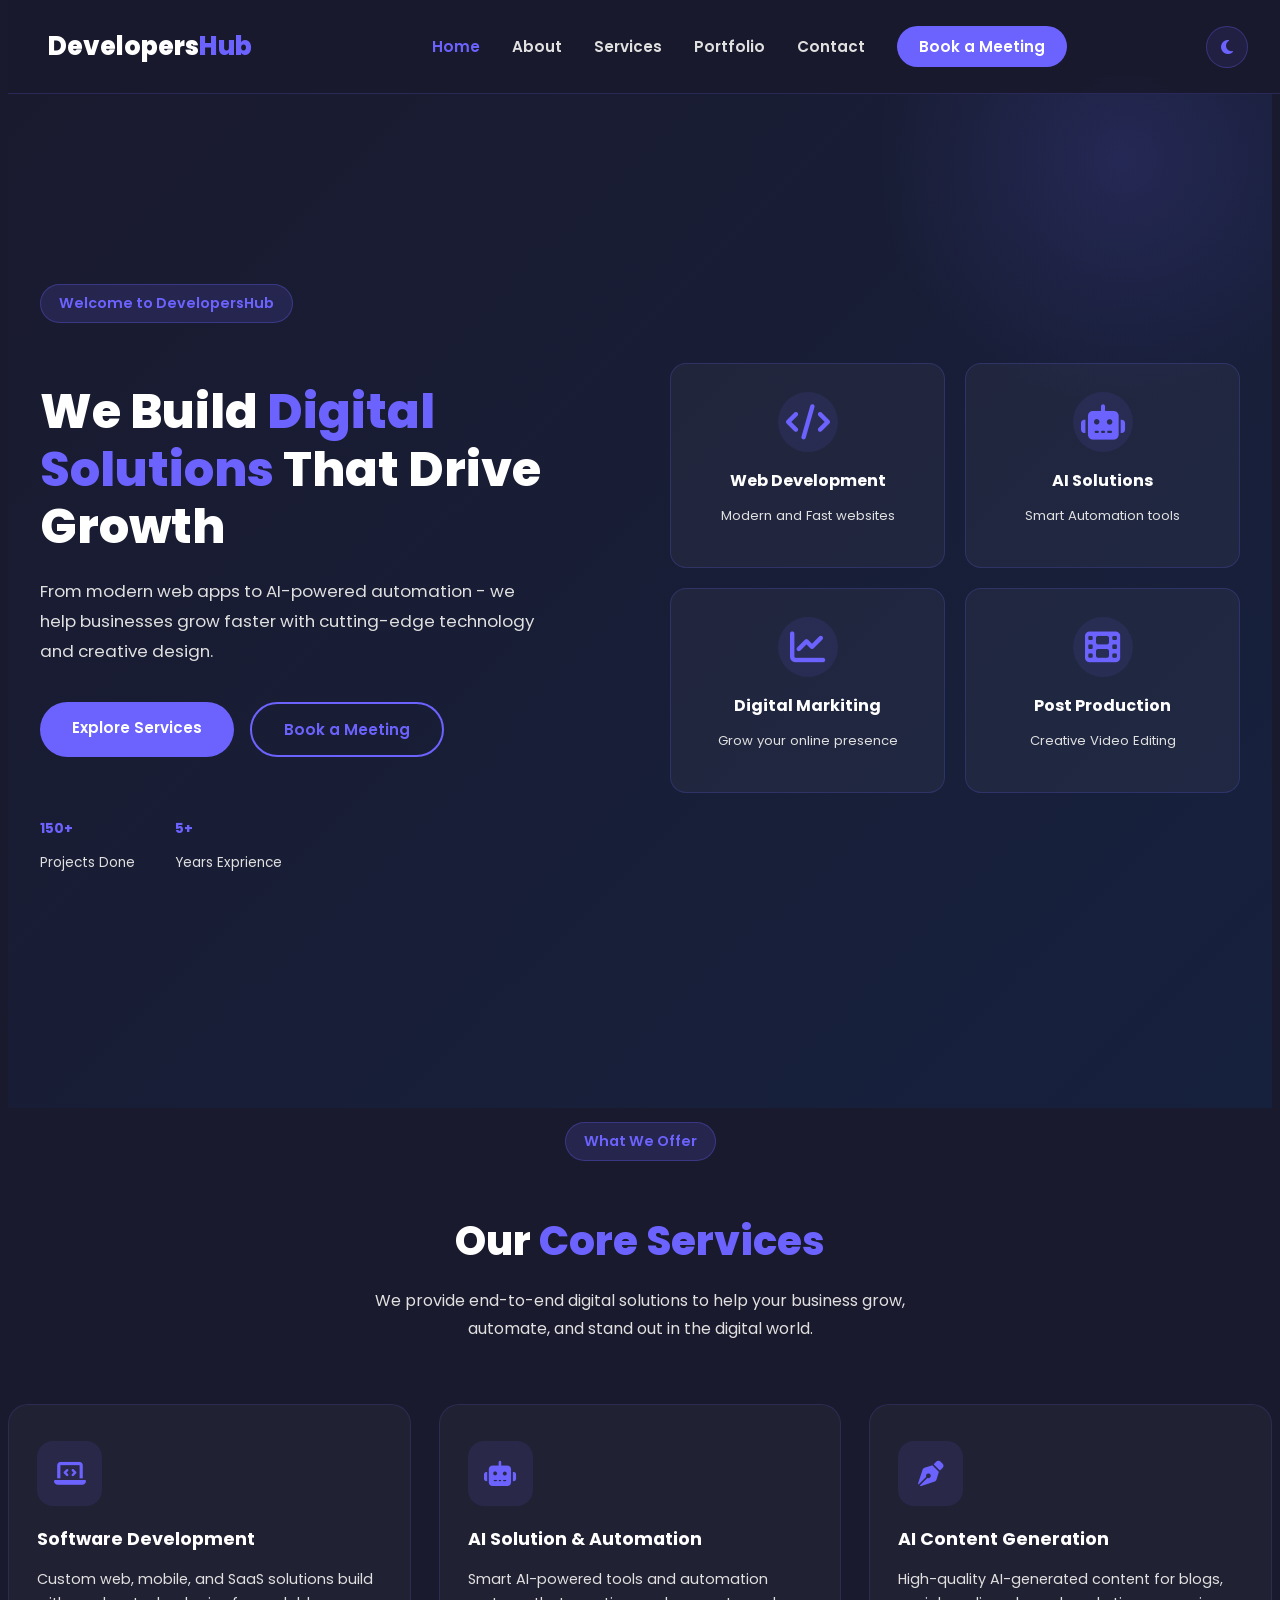
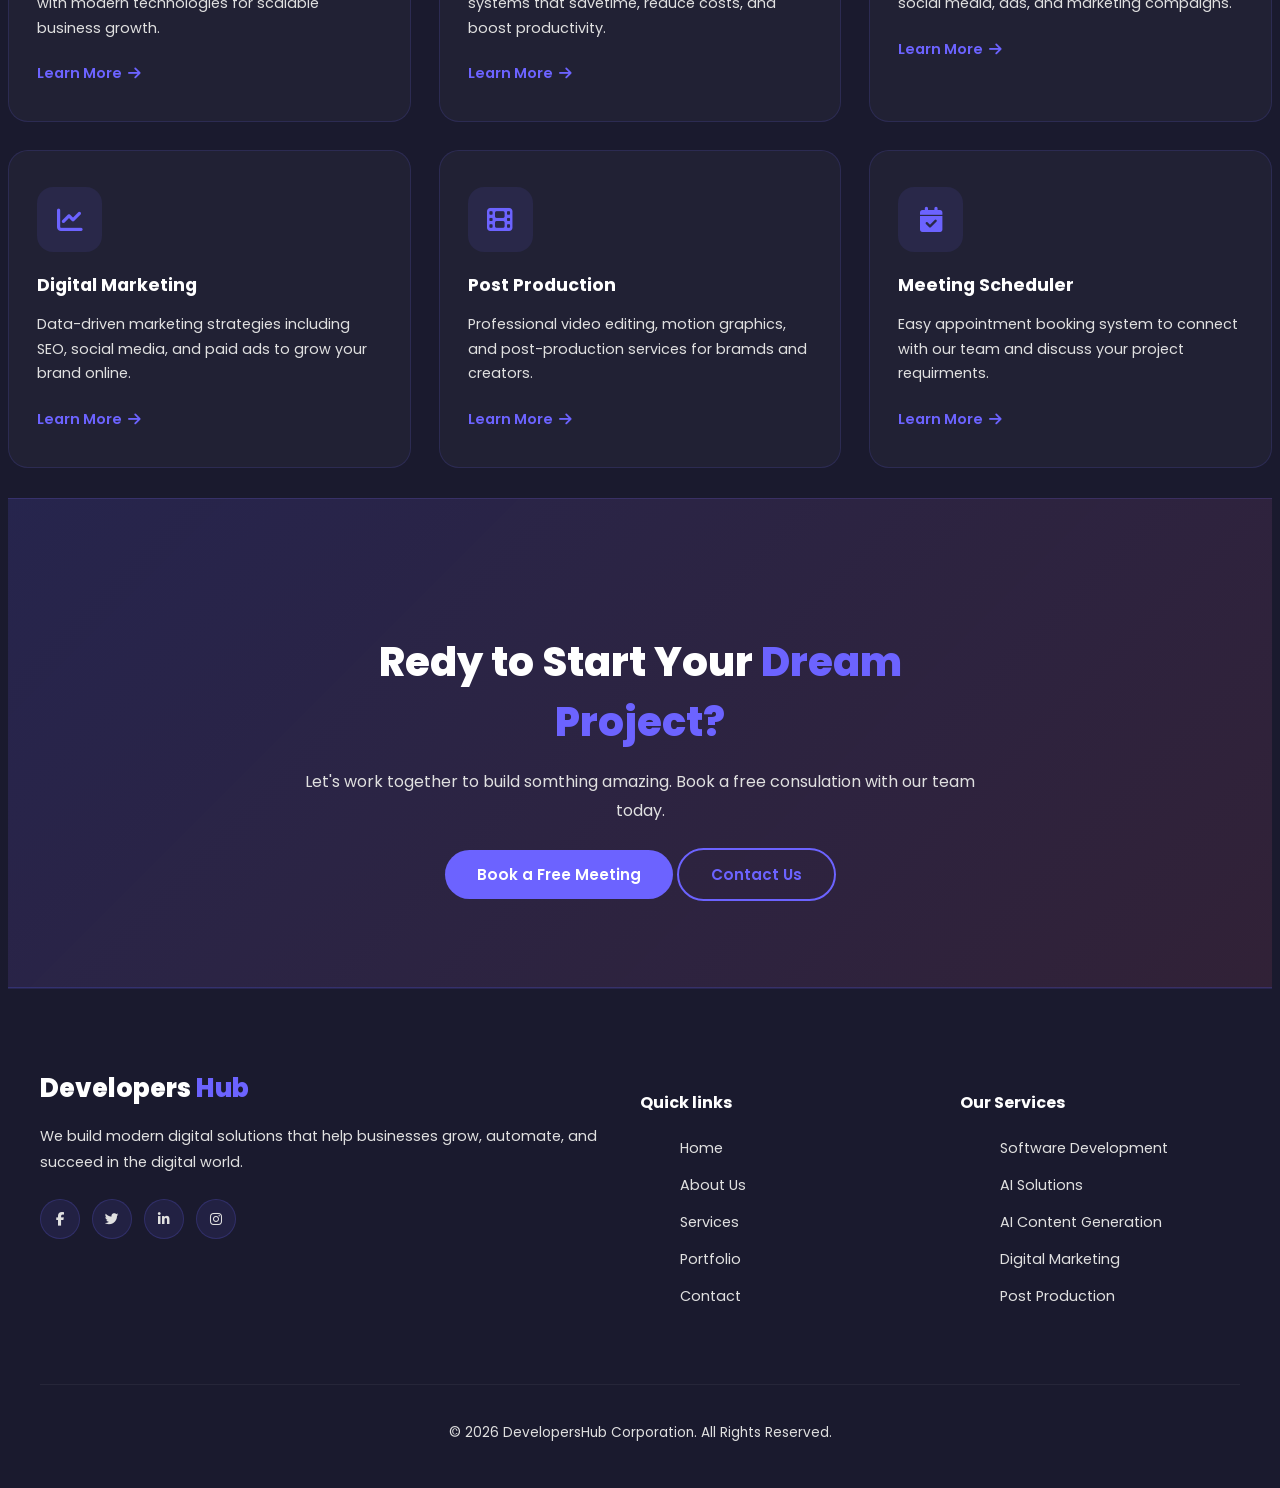
<file: website/index.html>
<!DOCTYPE html>
<html lang="en">

<head>
    <meta charset="UTF-8">
    <meta name="viewport" content="width=device-width, initial-scale=1.0">
    <meta name="discription" content="DevelopersHub - Modern Tech Agency ">
    <title>DevelopersHub Corporation</title>

    <link rel="stylesheet"
        href="https://fonts.googleapis.com/css2?family=Inter:wght@400;600;700&family=Poppins:wght@700;800&display=swap">
    <link rel="stylesheet" href="https://cdnjs.cloudflare.com/ajax/libs/font-awesome/6.5.1/css/all.min.css">

    <link rel="stylesheet" href="css/style.css">
    <link rel="stylesheet" href="css/responsive.css">
</head>

<body>

    <!------------NavBar-------------->

    <nav class="navbar">
        <div class="nav-container">
            <!-----logo------>
            <a href="index.html" class="logo">
                Developers<span>Hub</span>
            </a>

            <!----links------>
            <ul class="nav-links" id="navLinks">
                <li><a href="index.html" class="active">Home</a></li>
                <li><a href="about.html">About</a></li>
                <li><a href="services.html">Services</a></li>
                <li><a href="portfolio.html">Portfolio</a></li>
                <li><a href="contact.html">Contact</a></li>
                <li><a href="booking.html" class="nav-btn">Book a Meeting</a></li>
            </ul>

            <!-----Hamburger(Mobile)------->
            <div class="hamburger" id="hamburger">
                <span></span>
                <span></span>
                <span></span>
            </div>
            <!-- Dark/Light Toggle -->
            <div class="theme-toggle" id="themeToggle">
                <i class="fas fa-moon" id="themeIcon"></i>
            </div>
        </div>

    </nav>
    <!------------Hero Section----------->
    <section class="hero">
        <div class="hero-container">
            <!----left content------->
            <div class="hero-content">
                <p class="hero-badge">Welcome to DevelopersHub </p>
                <h1 class="hero-title">
                    We Build <span>Digital Solutions</span> That Drive Growth
                </h1>
                <p class="hero-desc">
                    From modern web apps to AI-powered automation - we help businesses grow faster with cutting-edge
                    technology and creative design.
                </p>

                <!-----buttons----------->
                <div class="hero-btns">
                    <a href="services.html" class="btn-primary"> Explore Services</a>
                    <a href="booking.html" class="btn-outline">Book a Meeting</a>
                </div>

                <!--------Stats----------->
                <div class="hero-stats">
                    <div class="stat">
                        <h3>150+</h3>
                        <p>Projects Done</p>
                    </div>
                    <div class="stat">
                        <h3>5+</h3>
                        <p>Years Exprience</p>
                    </div>
                </div>

            </div>
            <!-------------Right Content---------------->
            <div class="hero-image">
                <div class="hero-card">
                    <div class="card-icon">
                        <i class="fas fa-code"></i>
                    </div>
                    <h3>Web Development</h3>
                    <p>Modern and Fast websites</p>
                </div>
                <div class="hero-card">
                    <div class="card-icon">
                        <i class="fas fa-robot"></i>
                    </div>
                    <h3>AI Solutions</h3>
                    <p>Smart Automation tools</p>
                </div>
                <div class="hero-card">
                    <div class="card-icon">
                        <i class="fas fa-chart-line"></i>
                    </div>
                    <h3>Digital Markiting</h3>
                    <p>Grow your online presence</p>
                </div>
                <div class="hero-card">
                    <div class="card-icon">
                        <i class="fas fa-film"></i>
                    </div>
                    <h3>Post Production</h3>
                    <p>Creative Video Editing</p>
                </div>
            </div>

        </div>

    </section>
    <!-----------Service Section------------->
    <section class="services" id="services">
        <div class="service-container">
            <!-----Section header----->
            <div class="section-header">
                <p class="section-badge">What We Offer</p>
                <h2>Our <span>Core Services</span></h2>
                <p class="section-desc">
                    We provide end-to-end digital solutions to help your business grow, automate, and stand out in the
                    digital world.
                </p>
            </div>
            <!-----services grids----->
            <div class="service-grid">
                <div class="service-card">
                    <div class="service-icon">
                        <i class="fas fa-laptop-code"></i>
                    </div>
                    <h3>Software Development</h3>
                    <p>Custom web, mobile, and SaaS solutions build with modern technologies for scalable business
                        growth.</p>
                    <a href="services.html" class="service-link">Learn More <i class="fas fa-arrow-right"></i></a>
                </div>

                <div class="service-card">
                    <div class="service-icon">
                        <i class="fas fa-robot"></i>
                    </div>
                    <h3>AI Solution & Automation</h3>
                    <p>Smart AI-powered tools and automation systems that savetime, reduce costs, and boost
                        productivity. </p>
                    <a href="services.html" class="service-link">Learn More <i class="fas fa-arrow-right"></i></a>
                </div>

                <div class="service-card">
                    <div class="service-icon">
                        <i class="fas fa-pen-nib"></i>
                    </div>
                    <h3>AI Content Generation</h3>
                    <p>High-quality AI-generated content for blogs, social media, ads, and marketing compaigns. </p>
                    <a href="services.html" class="service-link">Learn More <i class="fas fa-arrow-right"></i></a>
                </div>

                <div class="service-card">
                    <div class="service-icon">
                        <i class="fas fa-chart-line"></i>
                    </div>
                    <h3>Digital Marketing</h3>
                    <p>Data-driven marketing strategies including SEO, social media, and paid ads to grow your brand
                        online.</p>
                    <a href="services.html" class="service-link">Learn More <i class="fas fa-arrow-right"></i></a>
                </div>

                <div class="service-card">
                    <div class="service-icon">
                        <i class="fas fa-film"></i>
                    </div>
                    <h3>Post Production</h3>
                    <p>Professional video editing, motion graphics, and post-production services for bramds and
                        creators.</p>
                    <a href="services.html" class="service-link">Learn More <i class="fas fa-arrow-right"></i></a>
                </div>

                <div class="service-card">
                    <div class="service-icon">
                        <i class="fas fa-calendar-check"></i>
                    </div>
                    <h3>Meeting Scheduler</h3>
                    <p>Easy appointment booking system to connect with our team and discuss your project requirments.
                    </p>
                    <a href="services.html" class="service-link">Learn More <i class="fas fa-arrow-right"></i></a>
                </div>
            </div>
        </div>

    </section>
    <!---------CTA Section------------------->

    <section class="cta">
        <div class="cta-container">
            <h2>Redy to Start Your <span>Dream Project?</span></h2>
            <p>Let's work together to build somthing amazing. Book a free consulation with our team today.</p>
            <div class="cta-btns">
                <a href="booking.html" class="btn-primary">Book a Free Meeting</a>
                <a href="contact.html" class="btn-outline">Contact Us</a>
            </div>
        </div>

    </section>
    <!--------------Footer----------------------->
    <footer class="footer">
        <div class="footer-container">
            <!----logo & about-------->
            <div class="footer-col">
                <a href="index.html" class="logo">Developers <span>Hub</span></a>
                <p class="footer-desc">
                    We build modern digital solutions that help businesses grow, automate, and succeed in the digital
                    world.
                </p>
                <div class="social-links">
                    <a href="#"><i class="fab fa-facebook-f"></i></a>
                    <a href="#"><i class="fab fa-twitter"></i></a><a href="#"><i class="fab fa-linkedin-in"></i></a><a
                        href="#"><i class="fab fa-instagram"></i></a>
                </div>
            </div>
            <!----Quick links-------->
            <div class="footer-col">
                <h4>Quick links</h4>
                <ul>
                    <li><a href="index.html">Home</a></li>
                    <li><a href="about.html">About Us</a></li>
                    <li><a href="services.html">Services</a></li>
                    <li><a href="portfolio.html">Portfolio</a></li>
                    <li><a href="contact.html">Contact</a></li>
                </ul>
            </div>
            <!----Services------>
            <div class="footer-col">
                <h4>Our Services</h4>
                <ul>
                    <li><a href="services.html">Software Development</a></li>
                    <li><a href="services.html">AI Solutions</a></li>
                    <li><a href="services.html">AI Content Generation</a></li>
                    <li><a href="services.html">Digital Marketing</a></li>
                    <li><a href="services.html">Post Production</a></li>
                </ul>
            </div>
        </div>
        <!-----footer bottom -------->
        <div class="footer-bottom">
            <p>&copy; 2026 DevelopersHub Corporation. All Rights Reserved.</p>
        </div>
    </footer>
    <!---------------------JS------------------------->
    <script src="js/main.js"></script>
</body>

</html>
</file>
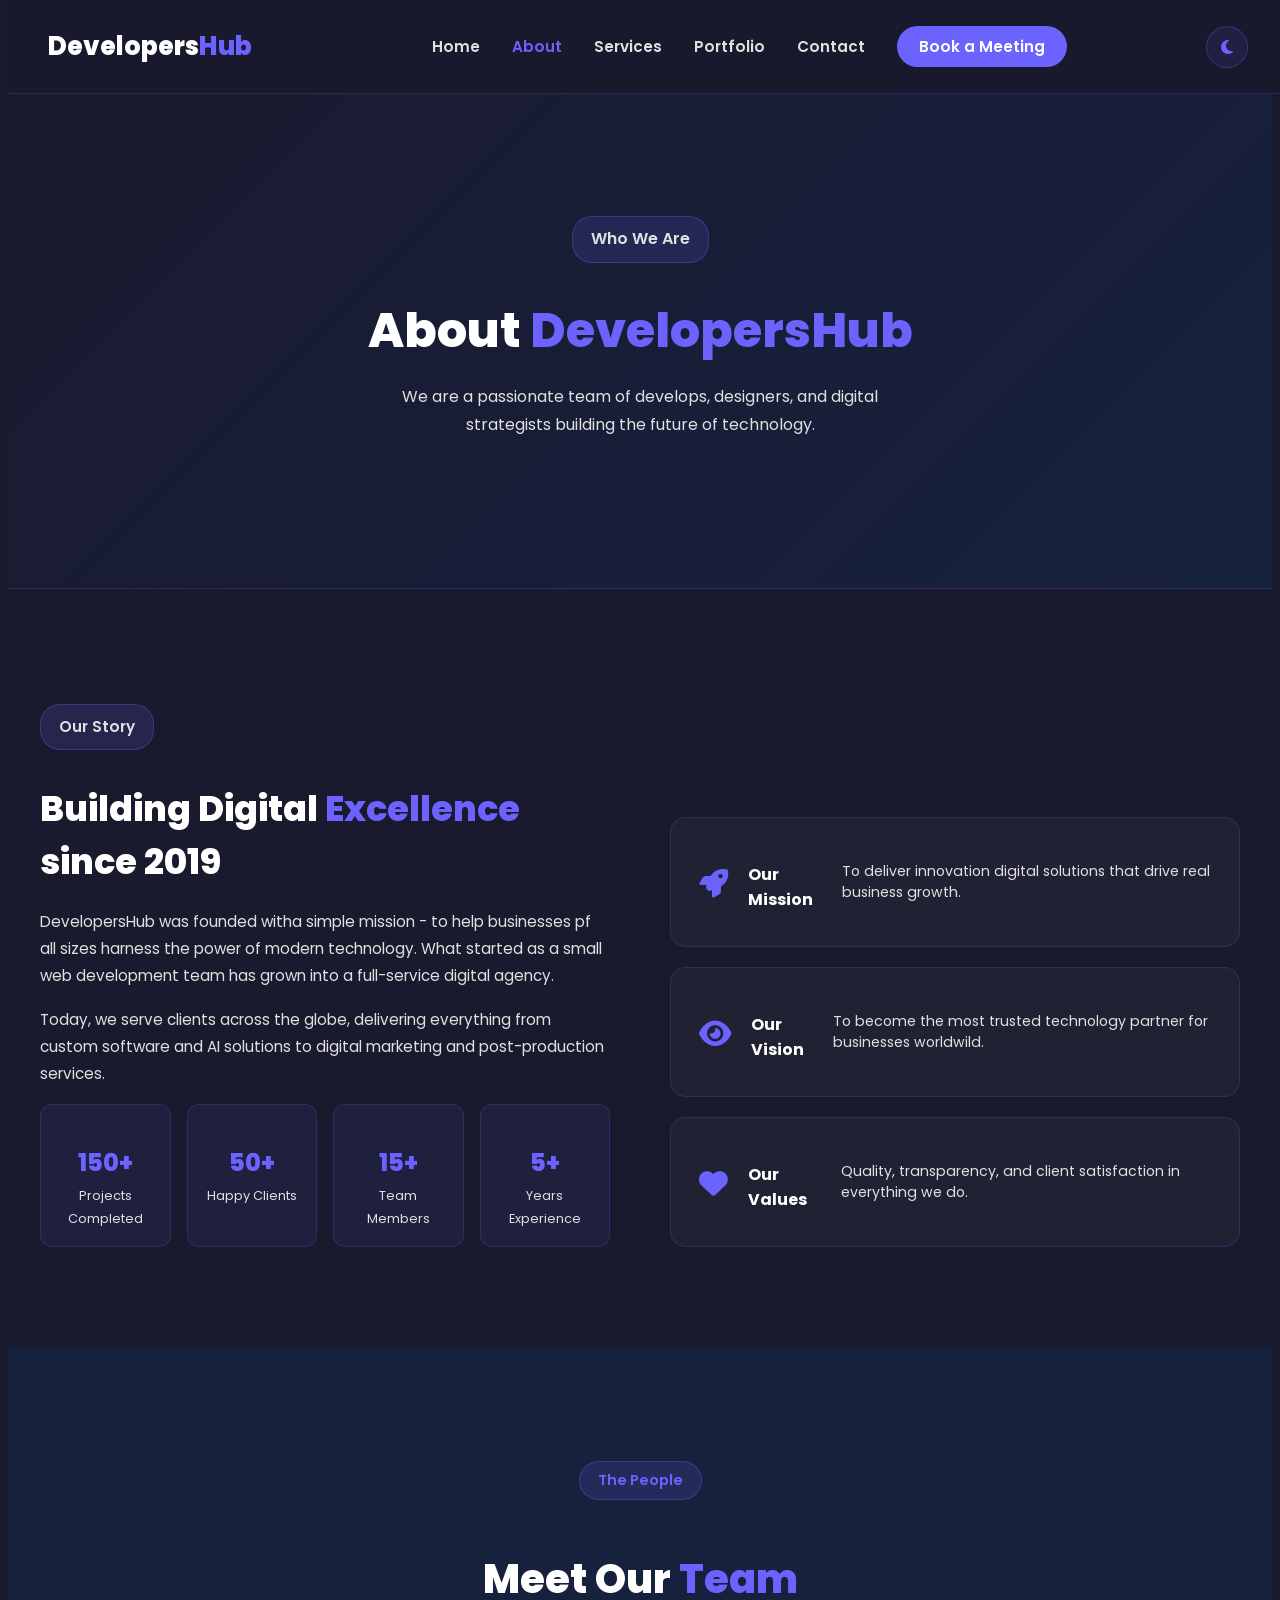
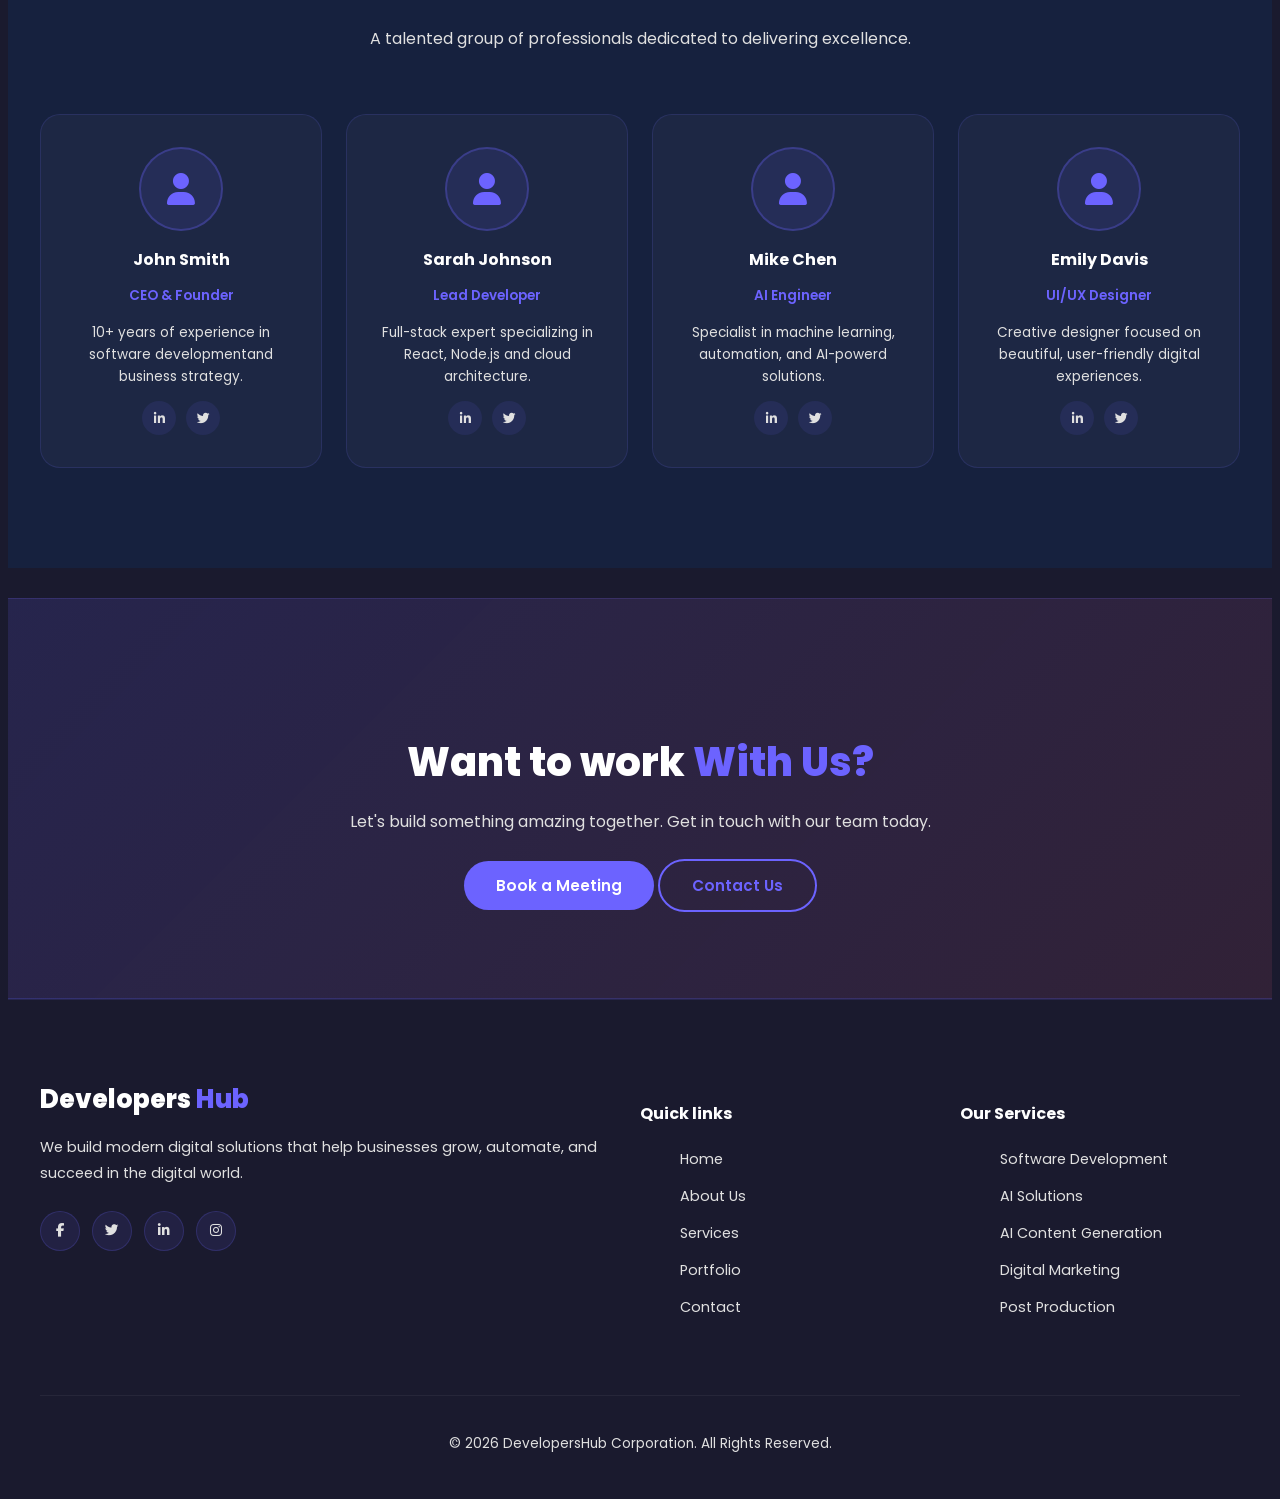
<file: website/about.html>
<!DOCTYPE html>
<html lang="en">

<head>
    <meta charset="UTF-8">
    <meta name="viewport" content="width=device-width, initial-scale=1.0">
    <meta name="description" content="About DevelopersHub - Learn about our team, m issuion and vision.">
    <title>About Us | DevelopersHub Corporation</title>

    <link rel="stylesheet"
        href="https://fonts.googleapis.com/css2?family=Inter:wght@400;600;700&family=Poppins:wght@700;800&display=swap">
    <link rel="stylesheet" href="https://cdnjs.cloudflare.com/ajax/libs/font-awesome/6.5.0/css/all.min.css">

    <link rel="stylesheet" href="css/style.css">
    <link rel="stylesheet" href="css/responsive.css">
</head>

<body>
    <!-----------navbar-------------->
    <nav class="navbar">
        <div class="nav-container">
            <!-----logo------>
            <a href="index.html" class="logo">
                Developers<span>Hub</span>
            </a>

            <!----links------>
            <ul class="nav-links" id="navLinks">
                <li><a href="index.html">Home</a></li>
                <li><a href="about.html" class="active">About</a></li>
                <li><a href="services.html">Services</a></li>
                <li><a href="portfolio.html">Portfolio</a></li>
                <li><a href="contact.html">Contact</a></li>
                <li><a href="booking.html" class="nav-btn">Book a Meeting</a></li>
            </ul>

            <!-----Hamburger(Mobile)------->
            <div class="hamburger" id="hamburger">
                <span></span>
                <span></span>
                <span></span>
            </div>
            <!-- Dark/Light Toggle -->
            <div class="theme-toggle" id="themeToggle">
                <i class="fas fa-moon" id="themeIcon"></i>
            </div>
        </div>

    </nav>
    <!------------page hero------------------------------->
    <section class="page-hero">
        <div class="page-hero-content">
            <p class="section-badge">Who We Are</p>
            <h1>About <span>DevelopersHub</span></h1>
            <p>We are a passionate team of develops, designers, and digital strategists building the future of
                technology.</p>
        </div>
    </section>
    <!----------------story section---------------------->
    <section class="story">
        <div class="story-container">
            <div class="story-content">
                <p class="section-badge">Our Story</p>
                <h2>Building Digital <span>Excellence</span> since 2019</h2>
                <p>DevelopersHub was founded witha simple mission - to help businesses pf all sizes harness the power of
                    modern technology. What started as a small web development team has grown into a full-service
                    digital agency. </p>
                <p>Today, we serve clients across the globe, delivering everything from custom software and AI solutions
                    to digital marketing and post-production services.</p>
                <div class="story-stats">
                    <div class="stat-box">
                        <h3>150+</h3>
                        <p> Projects Completed</p>
                    </div>
                    <div class="stat-box">
                        <h3>50+</h3>
                        <p>Happy Clients</p>
                    </div>
                    <div class="stat-box">
                        <h3>15+</h3>
                        <p>Team Members</p>
                    </div>
                    <div class="stat-box">
                        <h3>5+</h3>
                        <p>Years Experience</p>
                    </div>
                </div>
            </div>
            <div class="story-image">
                <div class="image-card">
                    <i class="fas fa-rocket"></i>
                    <h3>Our Mission</h3>
                    <p>To deliver innovation digital solutions that drive real business growth.</p>
                </div>
                <div class="image-card">
                    <i class="fas fa-eye"></i>
                    <h3>Our Vision</h3>
                    <p>To become the most trusted technology partner for businesses worldwild.</p>
                </div>
                <div class="image-card">
                    <i class="fas fa-heart"></i>
                    <h3>Our Values</h3>
                    <p>Quality, transparency, and client satisfaction in everything we do.</p>
                </div>
            </div>
        </div>
    </section>
    <!-------------Team section----------------------------->
    <section class="team">
        <div class="team-container">
            <div class="section-header">
                <p class="section-badge">The People</p>
                <h2>Meet Our <span>Team</span></h2>
                <p class="section-desc">A talented group of professionals dedicated to delivering excellence.</p>
            </div>
            <div class="team-grid">
                <div class="team-card">
                    <div class="team-avatar">
                        <i class="fas fa-user"></i>
                    </div>
                    <h3>John Smith</h3>
                    <p class="role">CEO & Founder</p>
                    <p class="team-desc">10+ years of experience in software developmentand business strategy.</p>
                    <div class="team-social">
                        <a href="#"><i class="fab fa-linkedin-in"></i></a>
                        <a href="#"><i class="fab fa-twitter"></i></a>
                    </div>
                </div>
                <div class="team-card">
                    <div class="team-avatar">
                        <i class="fas fa-user"></i>
                    </div>
                    <h3>Sarah Johnson</h3>
                    <p class="role">Lead Developer</p>
                    <p class="team-desc">Full-stack expert specializing in React, Node.js and cloud architecture.</p>
                    <div class="team-social">
                        <a href="#"><i class="fab fa-linkedin-in"></i></a>
                        <a href="#"><i class="fab fa-twitter"></i></a>
                    </div>
                </div>
                <div class="team-card">
                    <div class="team-avatar">
                        <i class="fas fa-user"></i>
                    </div>
                    <h3>Mike Chen</h3>
                    <p class="role">AI Engineer</p>
                    <p class="team-desc">Specialist in machine learning, automation, and AI-powerd solutions.</p>
                    <div class="team-social">
                        <a href="#"><i class="fab fa-linkedin-in"></i></a>
                        <a href="#"><i class="fab fa-twitter"></i></a>
                    </div>
                </div>
                <div class="team-card">
                    <div class="team-avatar">
                        <i class="fas fa-user"></i>
                    </div>
                    <h3>Emily Davis</h3>
                    <p class="role">UI/UX Designer</p>
                    <p class="team-desc">Creative designer focused on beautiful, user-friendly digital experiences.</p>
                    <div class="team-social">
                        <a href="#"><i class="fab fa-linkedin-in"></i></a>
                        <a href="#"><i class="fab fa-twitter"></i></a>
                    </div>
                </div>
            </div>
        </div>
    </section>
    <!-----------------CTA Section----------------------->
    <section class="cta">
        <div class="cta-container">
            <h2>Want to work <span>With Us?</span></h2>
            <p>Let's build something amazing together. Get in touch with our team today.</p>
            <div class="cta-btns">
                <a href="booking.html" class="btn-primary">Book a Meeting</a>
                <a href="contact.html" class="btn-outline">Contact Us</a>
            </div>
        </div>
    </section>
    <!--------------Footer----------------------->
    <footer class="footer">
        <div class="footer-container">
            <!----logo & about-------->
            <div class="footer-col">
                <a href="index.html" class="logo">Developers <span>Hub</span></a>
                <p class="footer-desc">
                    We build modern digital solutions that help businesses grow, automate, and succeed in the digital
                    world.
                </p>
                <div class="social-links">
                    <a href="#"><i class="fab fa-facebook-f"></i></a>
                    <a href="#"><i class="fab fa-twitter"></i></a><a href="#"><i class="fab fa-linkedin-in"></i></a><a
                        href="#"><i class="fab fa-instagram"></i></a>
                </div>
            </div>
            <!----Quick links-------->
            <div class="footer-col">
                <h4>Quick links</h4>
                <ul>
                    <li><a href="index.html">Home</a></li>
                    <li><a href="about.html">About Us</a></li>
                    <li><a href="services.html">Services</a></li>
                    <li><a href="portfolio.html">Portfolio</a></li>
                    <li><a href="contact.html">Contact</a></li>
                </ul>
            </div>
            <!----Services------>
            <div class="footer-col">
                <h4>Our Services</h4>
                <ul>
                    <li><a href="services.html">Software Development</a></li>
                    <li><a href="services.html">AI Solutions</a></li>
                    <li><a href="services.html">AI Content Generation</a></li>
                    <li><a href="services.html">Digital Marketing</a></li>
                    <li><a href="services.html">Post Production</a></li>
                </ul>
            </div>
        </div>
        <!-----footer bottom -------->
        <div class="footer-bottom">
            <p>&copy; 2026 DevelopersHub Corporation. All Rights Reserved.</p>
        </div>
    </footer>
    <script src="js/main.js"></script>
</body>

</html>
</file>
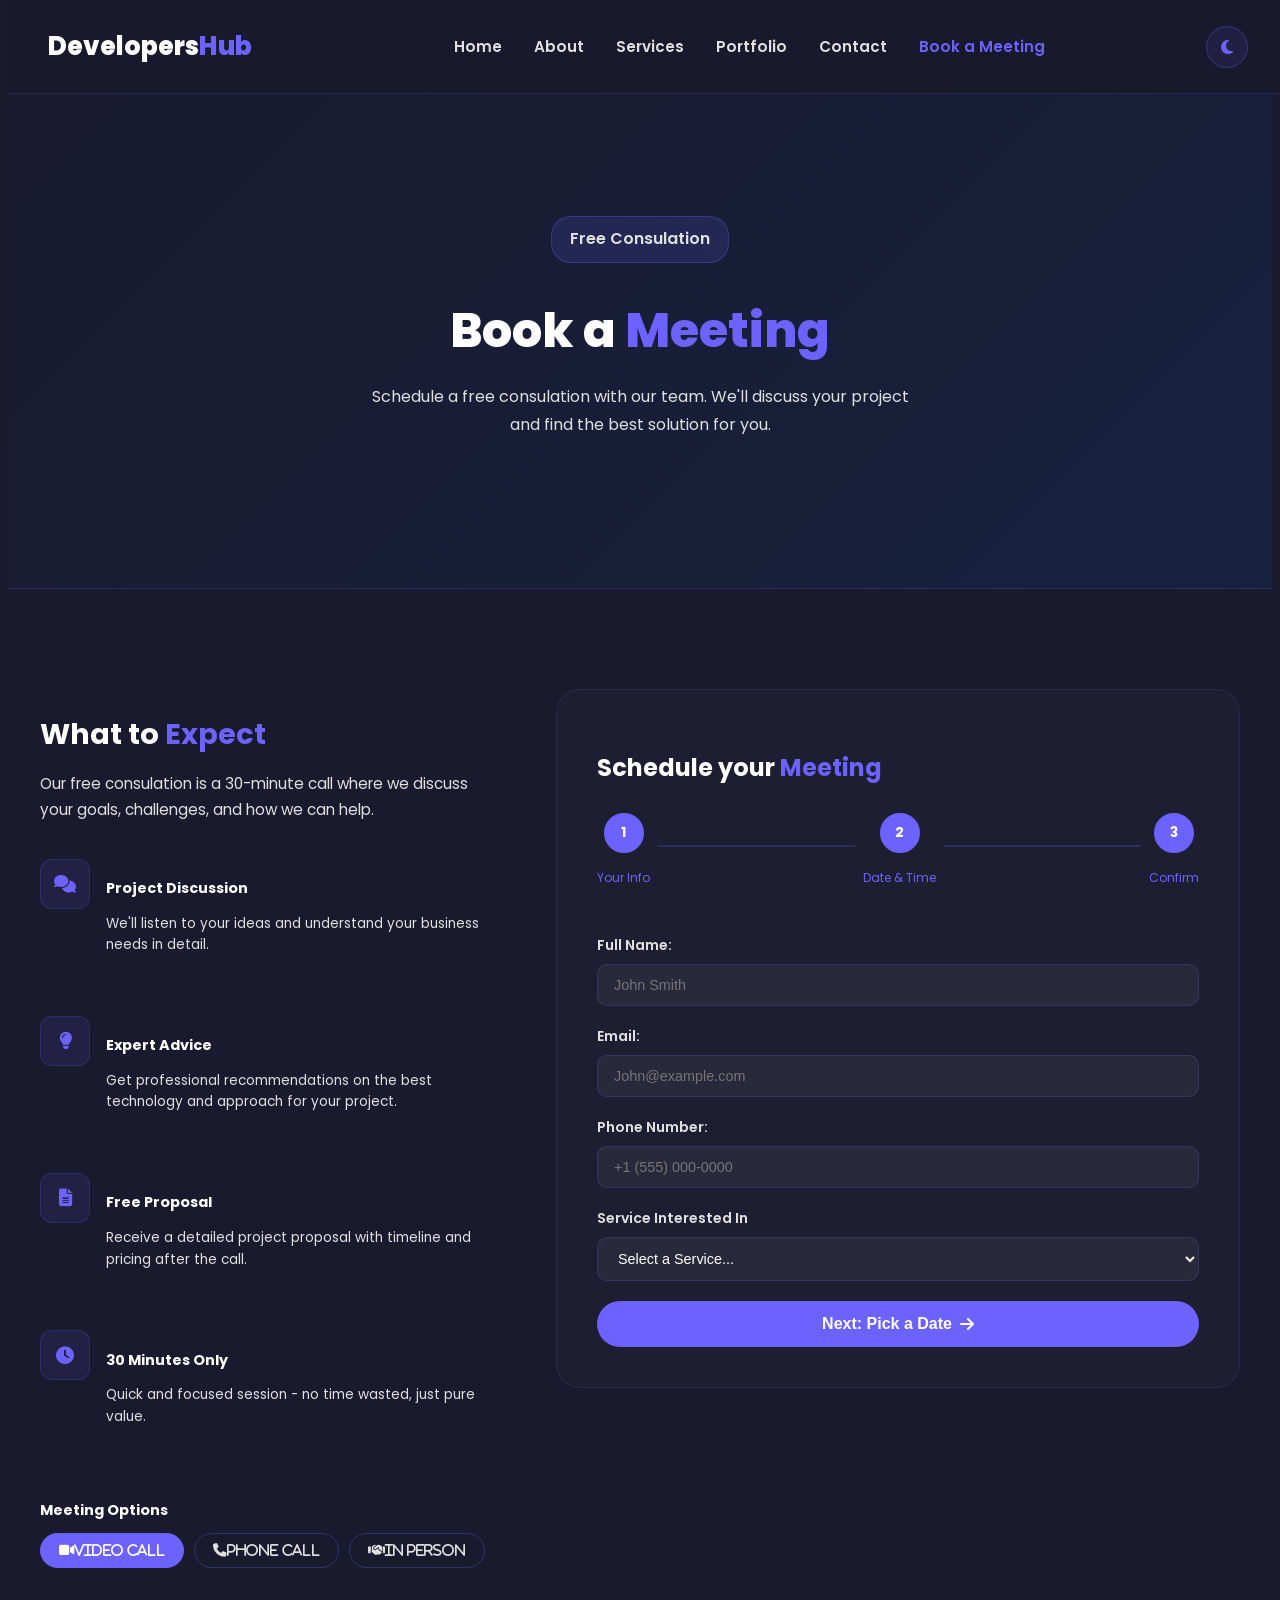
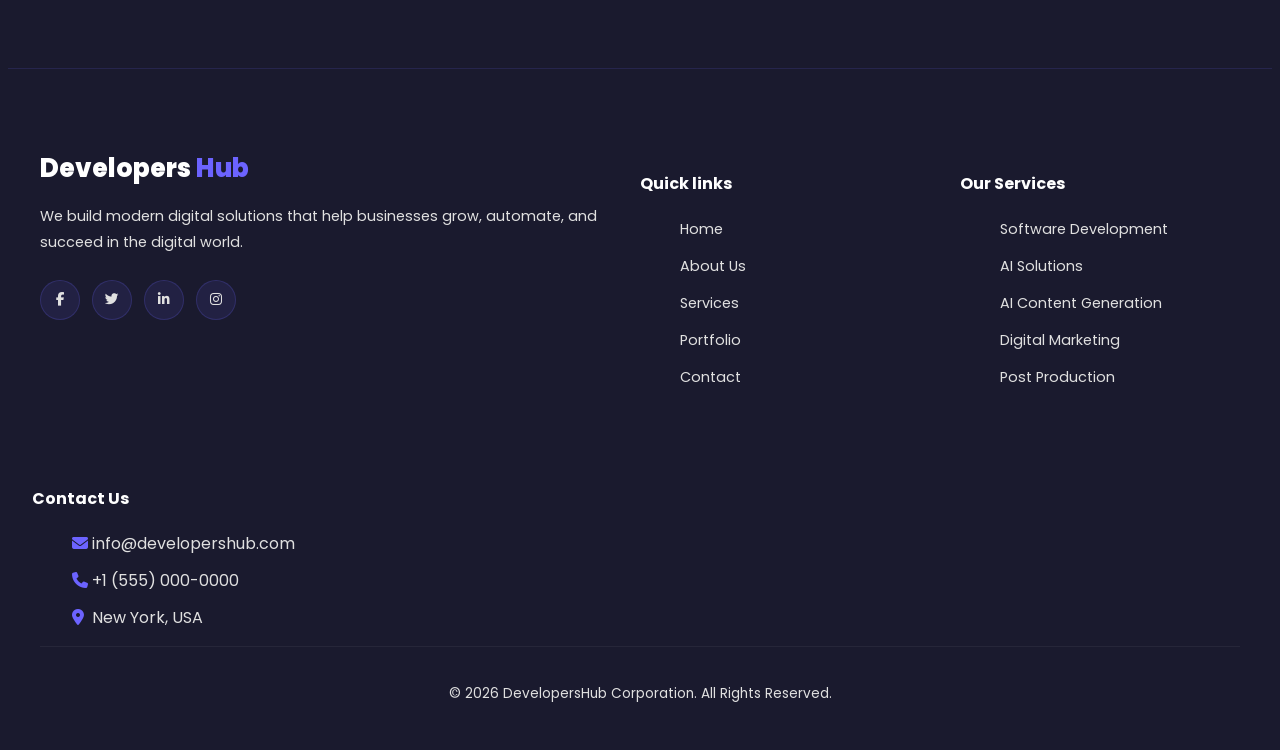
<file: website/booking.html>
<!DOCTYPE html>
<html lang="en">

<head>
    <meta charset="UTF-8">
    <meta name="viewport" content="width=device-width, initial-scale=1.0">
    <meta name="description" content="Book a Meeting - DevelopersHub Corporation">
    <title>Book a Meeting | DevelopersHub Corporation</title>

    <link rel="stylesheet" href="css/style.css">
    <link rel="stylesheet" href="css/responsive.css">

    <link rel="stylesheet"
        href="https://fonts.googleapis.com/css2?family=Inter:wght@400;600;700&family=Poppins:wght@700;800&display=swap">
    <link rel="stylesheet" href="https://cdnjs.cloudflare.com/ajax/libs/font-awesome/6.5.0/css/all.min.css">
</head>

<body>
    <!-----------navbar-------------->
    <nav class="navbar">
        <div class="nav-container">
            <!-----logo------>
            <a href="index.html" class="logo">
                Developers<span>Hub</span>
            </a>

            <!----links------>
            <ul class="nav-links" id="navLinks">
                <li><a href="index.html">Home</a></li>
                <li><a href="about.html">About</a></li>
                <li><a href="services.html">Services</a></li>
                <li><a href="portfolio.html">Portfolio</a></li>
                <li><a href="contact.html">Contact</a></li>
                <li><a href="booking.html" class="active" class="nav-btn">Book a Meeting</a></li>
            </ul>

            <!-----Hamburger(Mobile)------->
            <div class="hamburger" id="hamburger">
                <span></span>
                <span></span>
                <span></span>
            </div>
            <!-- Dark/Light Toggle -->
            <div class="theme-toggle" id="themeToggle">
                <i class="fas fa-moon" id="themeIcon"></i>
            </div>
        </div>
    </nav>
    <!-------------------------Page Hero----------------------->
    <section class="page-hero">
        <div class="page-hero-content">
            <p class="section-badge">Free Consulation</p>
            <h1>Book a <span>Meeting</span></h1>
            <p>
                Schedule a free consulation with our team. We'll discuss your project and find the best solution for
                you.
            </p>
        </div>
    </section>
    <!-------------------------Booking section-------------->
    <section class="booking-section">
        <div class="booking-container">
            <!--------------Left info--------------------->
            <div class="booking-info">
                <h2>What to <span>Expect</span></h2>
                <p>Our free consulation is a 30-minute call where we discuss your goals, challenges, and how we can
                    help. </p>

                <div class="expect-items">
                    <div class="expect-item">
                        <div class="expect-icon">
                            <i class="fas fa-comments"></i>
                        </div>
                        <div>
                            <h4>Project Discussion</h4>
                            <p>We'll listen to your ideas and understand your business needs in detail.</p>
                        </div>
                    </div>
                    <div class="expect-item">
                        <div class="expect-icon">
                            <i class="fas fa-lightbulb"></i>
                        </div>
                        <div>
                            <h4>Expert Advice</h4>
                            <p>Get professional recommendations on the best technology and approach for your project.
                            </p>
                        </div>
                    </div>
                    <div class="expect-item">
                        <div class="expect-icon">
                            <i class="fas fa-file-alt"></i>
                        </div>
                        <div>
                            <h4>Free Proposal</h4>
                            <p>Receive a detailed project proposal with timeline and pricing after the call.</p>
                        </div>
                    </div>
                    <div class="expect-item">
                        <div class="expect-icon">
                            <i class="fas fa-clock"></i>
                        </div>
                        <div>
                            <h4>30 Minutes Only</h4>
                            <p>Quick and focused session - no time wasted, just pure value.</p>
                        </div>
                    </div>
                </div>
                <!-----------------Meeting types------------->
                <div class="meeting-types">
                    <h4>Meeting Options</h4>
                    <div class="meeting-type-btns">
                        <button class="meeting-type active" id="videoBtn" onclick="selectMeeting('video')">
                            <i class="fas fa-video">Video Call</i>
                        </button>
                        <button class="meeting-type" id="phoneBtn" onclick="selectMeeting('phone')">
                            <i class="fas fa-phone">Phone Call</i>
                        </button>
                        <button class="meeting-type" id="inpersonBtn" onclick="selectMeeting('inperson')">
                            <i class="fas fa-handshake">In Person</i>
                        </button>
                    </div>
                </div>
            </div>
            <!--------------------Right: booking form--------->
            <div class="booking-form-box">
                <h2>Schedule your <span>Meeting</span></h2>
                <!-----------Step indicator------------>
                <div class="steps">
                    <div class="step active" id="step1Indicator">
                        <span>1</span>
                        <p>Your Info</p>
                    </div>
                    <div class="step-line"></div>
                    <div class="step active" id="step2Indicator">
                        <span>2</span>
                        <p>Date & Time</p>
                    </div>
                    <div class="step-line"></div>
                    <div class="step active" id="step3Indicator">
                        <span>3</span>
                        <p>Confirm</p>
                    </div>
                </div>
                <!------------Step 1: Personal info------>
                <div class="booking-step" id="step1">
                    <div class="input-group">
                        <label>Full Name:</label>
                        <input type="text" id="bookName" placeholder="John Smith">
                        <span class="error-msg" id="bookNameError"></span>
                    </div>
                    <div class="input-group">
                        <label>Email:</label>
                        <input type="email" id="bookEmail" placeholder="John@example.com">
                        <span class="error-msg" id="bookEmailError"></span>
                    </div>
                    <div class="input-group">
                        <label>Phone Number:</label>
                        <input type="tel" id="bookPhone" placeholder="+1 (555) 000-0000">
                        <span class="error-msg" id="bookPhoneError"></span>
                    </div>
                    <div class="input-group">
                        <label>Service Interested In</label>
                        <select id="bookService">
                            <option value="">Select a Service...</option>
                            <option value="web">Software Development</option>
                            <option value="ai">AI Solutions and Automation</option>
                            <option value="content">AI Content Generation</option>
                            <option value="marketing">Digital Marketing</option>
                            <option value="video">Post Production</option>
                            <option value="other">Other</option>
                        </select>
                        <span class="error-msg" id="bookServiceError"></span>
                    </div>
                    <button class="btn-primary submit-btn" onclick="nextToStep2()">
                        Next: Pick a Date <i class="fas fa-arrow-right"></i>
                    </button>
                </div>
                <!-------------STep 2: Date and time------->
                <div class="booking-step hidden-step" id="step2">
                    <div class="input-group">
                        <label>Select a Date</label>
                        <input type="date" id="bookDate">
                        <span class="error-msg" id="bookDateError"></span>
                    </div>
                    <div class="input-group">
                        <label>Select Time Slot</label>
                        <div class="time-slots" id="timeSlots">
                            <button class="time-slot" onclick="selectTime(this)">9:00 AM</button>
                            <button class="time-slot" onclick="selectTime(this)">10:00 AM</button>
                            <button class="time-slot" onclick="selectTime(this)">11:00 AM</button>
                            <button class="time-slot" onclick="selectTime(this)">12:00 PM</button>
                            <button class="time-slot" onclick="selectTime(this)">2:00 PM</button>
                            <button class="time-slot" onclick="selectTime(this)">3:00 PM</button>
                            <button class="time-slot" onclick="selectTime(this)">4:00 PM</button>
                            <button class="time-slot" onclick="selectTime(this)">5:00 PM</button>
                        </div>
                        <span class="error-msg" id="bookTimeError"></span>
                    </div>
                    <div class="input-group">
                        <label>Additional Notes (optional)</label>
                        <textarea id="bookNotes" rows="3"
                            placeholder="Tell us briefly about your project..."></textarea>
                    </div>
                    <div class="step-btns">
                        <button class="btn-outline" onclick="backToStep1()">
                            <i class="fas fa-arrow-left"></i>Back
                        </button>
                        <button class="btn-primary" onclick="nextToStep3()">
                            Review Booking <i class="fas fa-arrow-right"></i>
                        </button>
                    </div>
                </div>
                <!----------------Step 3: Confirmation--------->
                <div class="booking-step hidden-step" id="step3">
                    <div class="booking-summary">
                        <h3>Booking Summary</h3>
                        <div class="summary-items">
                            <div class="summary-item">
                                <span><i class="fas fa-user"></i>Name</span>
                                <strong id="sumName">-</strong>
                            </div>
                            <div class="summary-item">
                                <span><i class="fas fa-envelope"></i>Email</span>
                                <strong id="sumEmail">-</strong>
                            </div>
                            <div class="summary-item">
                                <span><i class="fas fa-phone"></i>Phone</span>
                                <strong id="sumPhone">-</strong>
                            </div>
                            <div class="summary-item">
                                <span><i class="fas fa-cog"></i>Service</span>
                                <strong id="sumService">-</strong>
                            </div>
                            <div class="summary-item">
                                <span><i class="fas fa-calendar"></i>Date</span>
                                <strong id="sumDate">-</strong>
                            </div>
                            <div class="summary-item">
                                <span><i class="fas fa-clock"></i>Time</span>
                                <strong id="sumTime">-</strong>
                            </div>
                            <div class="summary-item">
                                <span><i class="fas fa-video"></i>Meeting Type </span>
                                <strong id="sumMeeting">Video Call</strong>
                            </div>
                        </div>
                    </div>
                    <div class="step-btns">
                        <button class="btn-outline" onclick="backToStep2()">
                            <i class="fas fa-arrow-left"></i>Back
                        </button>
                        <button class="btn-primary" onclick="confirmBooking()">
                            Confirm Booking <i class="fas fa-arrow-check"></i>
                        </button>
                    </div>
                    <!----------Success----------->
                    <div class="success-msg" id="bookingSuccess">
                        <i class="fas fa-check-circle"></i>
                        Meeting booked successfully! Check your email for confirmation.
                    </div>
                </div>
            </div>
        </div>
    </section>
    <!--------------Footer----------------------->
    <footer class="footer">
        <div class="footer-container">
            <!----logo & about-------->
            <div class="footer-col">
                <a href="index.html" class="logo">Developers <span>Hub</span></a>
                <p class="footer-desc">
                    We build modern digital solutions that help businesses grow, automate, and succeed in the digital
                    world.
                </p>
                <div class="social-links">
                    <a href="#"><i class="fab fa-facebook-f"></i></a>
                    <a href="#"><i class="fab fa-twitter"></i></a><a href="#"><i class="fab fa-linkedin-in"></i></a><a
                        href="#"><i class="fab fa-instagram"></i></a>
                </div>
            </div>
            <!----Quick links-------->
            <div class="footer-col">
                <h4>Quick links</h4>
                <ul>
                    <li><a href="index.html">Home</a></li>
                    <li><a href="about.html">About Us</a></li>
                    <li><a href="services.html">Services</a></li>
                    <li><a href="portfolio.html">Portfolio</a></li>
                    <li><a href="contact.html">Contact</a></li>
                </ul>
            </div>
            <!----Services------>
            <div class="footer-col">
                <h4>Our Services</h4>
                <ul>
                    <li><a href="services.html">Software Development</a></li>
                    <li><a href="services.html">AI Solutions</a></li>
                    <li><a href="services.html">AI Content Generation</a></li>
                    <li><a href="services.html">Digital Marketing</a></li>
                    <li><a href="services.html">Post Production</a></li>
                </ul>
            </div>
        </div>
        <div class="footer-col">
            <h4>Contact Us</h4>
            <ul class="contact-info">
                <li><i class="fas fa-envelope"></i> info@developershub.com</li>
                <li><i class="fas fa-phone"></i> +1 (555) 000-0000</li>
                <li><i class="fas fa-map-marker-alt"></i> New York, USA</li>
            </ul>
        </div>
        <!-----footer bottom -------->
        <div class="footer-bottom">
            <p>&copy; 2026 DevelopersHub Corporation. All Rights Reserved.</p>
        </div>
    </footer>
    <script src="js/main.js"></script>

</body>

</html>
</file>
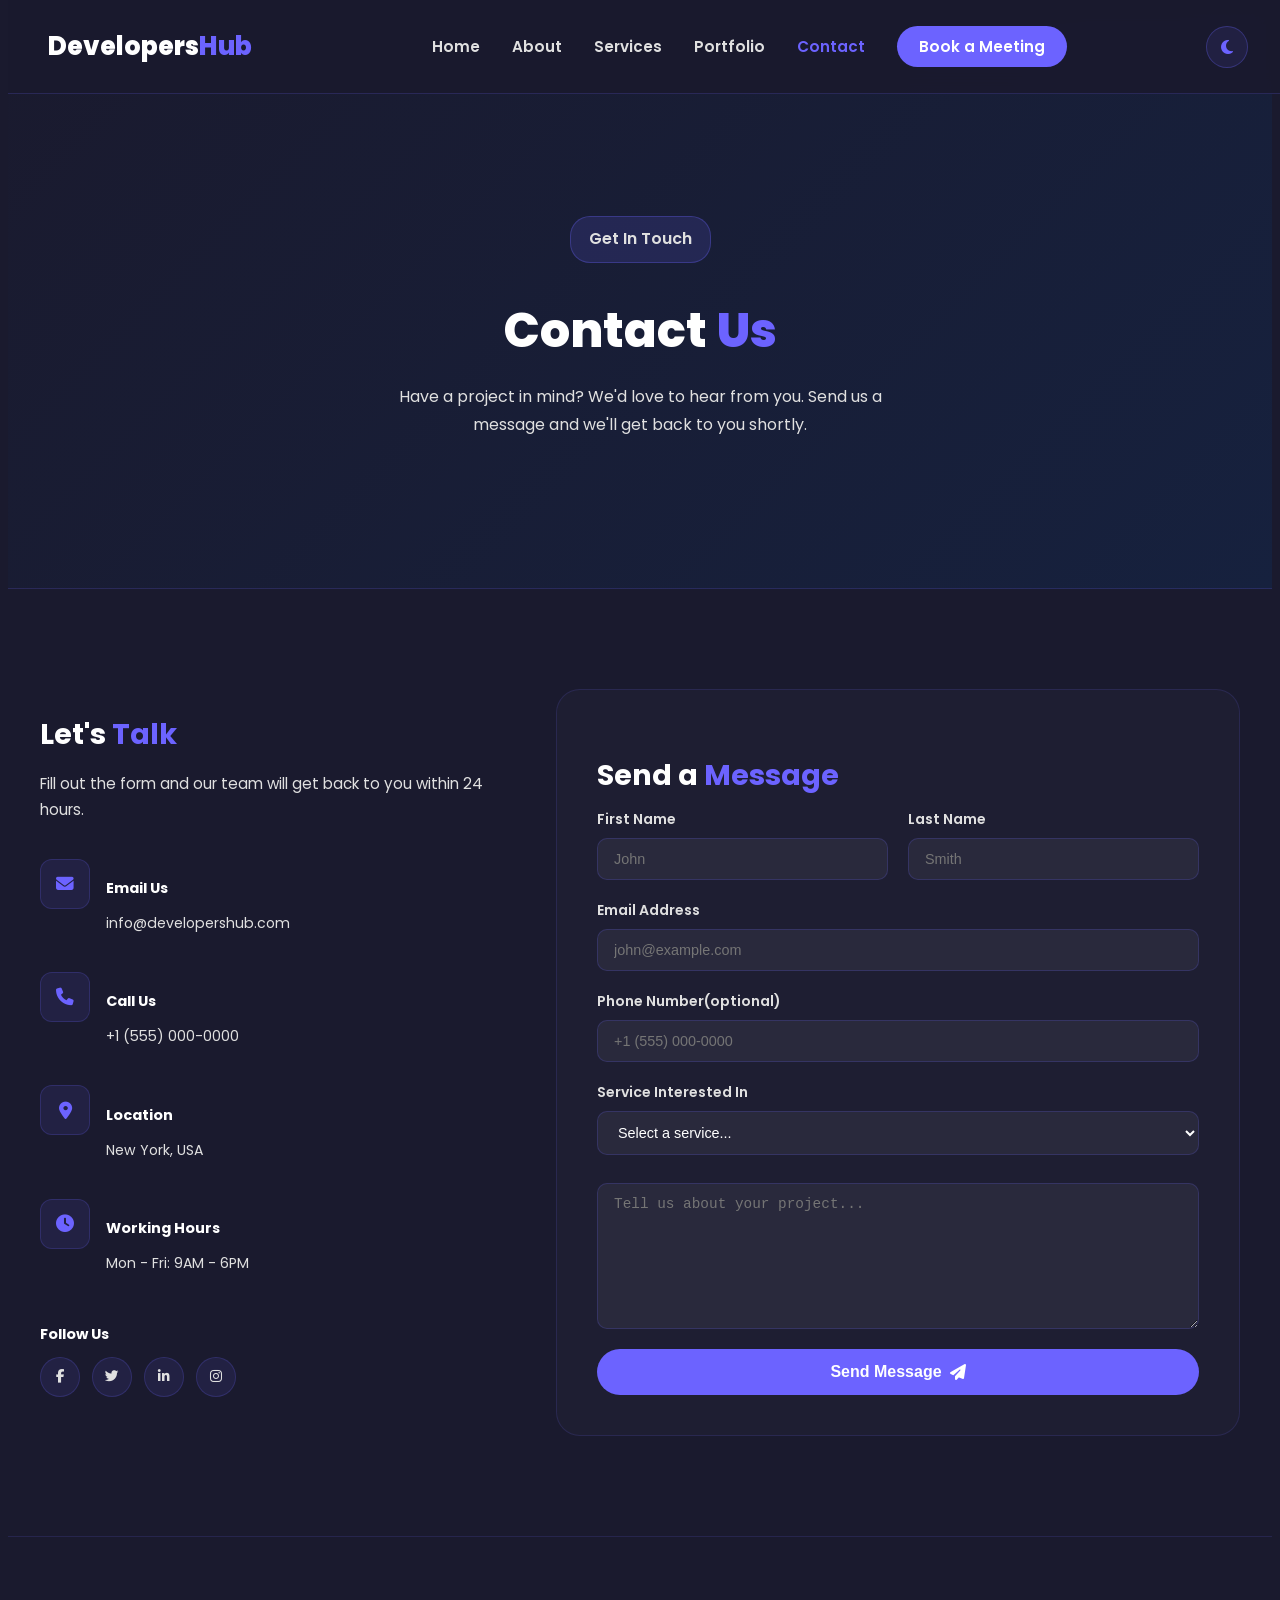
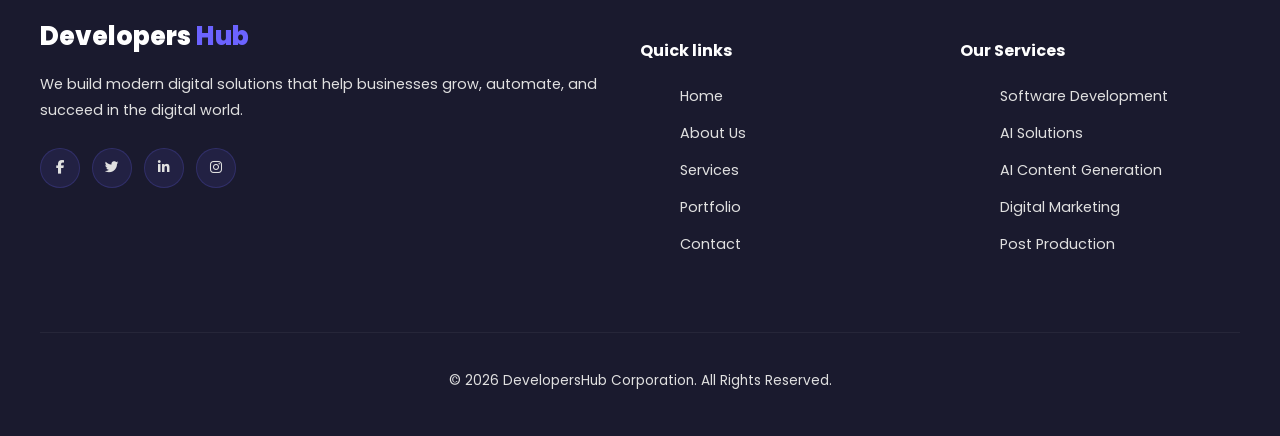
<file: website/contact.html>
<!DOCTYPE html>
<html lang="en">

<head>
    <meta charset="UTF-8">
    <meta name="viewport" content="width=device-width, initial-scale=1.0">
    <meta name="description" content="Contact Us - DevelopersHub Corporation">
    <title>Contact | DevelopersHub Corporation</title>

    <link rel="stylesheet" href="css/style.css">
    <link rel="stylesheet" href="css/responsive.css">

    <link rel="stylesheet"
        href="https://fonts.googleapis.com/css2?family=Inter:wght@400;600;700&family=Poppins:wght@700;800&display=swap">
    <link rel="stylesheet" href="https://cdnjs.cloudflare.com/ajax/libs/font-awesome/6.5.0/css/all.min.css">
</head>

<body>
    <!-----------navbar-------------->
    <nav class="navbar">
        <div class="nav-container">
            <!-----logo------>
            <a href="index.html" class="logo">
                Developers<span>Hub</span>
            </a>

            <!----links------>
            <ul class="nav-links" id="navLinks">
                <li><a href="index.html">Home</a></li>
                <li><a href="about.html">About</a></li>
                <li><a href="services.html">Services</a></li>
                <li><a href="portfolio.html">Portfolio</a></li>
                <li><a href="contact.html" class="active">Contact</a></li>
                <li><a href="booking.html" class="nav-btn">Book a Meeting</a></li>
            </ul>

            <!-----Hamburger(Mobile)------->
            <div class="hamburger" id="hamburger">
                <span></span>
                <span></span>
                <span></span>
            </div>
            <!-- Dark/Light Toggle -->
            <div class="theme-toggle" id="themeToggle">
                <i class="fas fa-moon" id="themeIcon"></i>
            </div>
        </div>
    </nav>
    <!-------------------------Page Hero----------------------->
    <section class="page-hero">
        <div class="page-hero-content">
            <p class="section-badge">Get In Touch</p>
            <h1>Contact <span>Us</span></h1>
            <p>Have a project in mind? We'd love to hear from you. Send us a message and we'll get back to you shortly.
            </p>
        </div>
    </section>
    <!------------------------Contact section------------------>
    <section class="contact-section">
        <div class="contact-container">
            <!-----------left contact info------------->
            <div class="contact-info-box">
                <h2>Let's <span>Talk</span></h2>
                <p>Fill out the form and our team will get back to you within 24 hours.</p>

                <div class="info-items">
                    <div class="info-item">
                        <div class="info-icon">
                            <i class="fas fa-envelope"></i>
                        </div>
                        <div>
                            <h4>Email Us</h4>
                            <p>info@developershub.com</p>
                        </div>
                    </div>
                    <div class="info-item">
                        <div class="info-icon">
                            <i class="fas fa-phone"></i>
                        </div>
                        <div>
                            <h4>Call Us</h4>
                            <p>+1 (555) 000-0000</p>
                        </div>
                    </div>
                    <div class="info-item">
                        <div class="info-icon">
                            <i class="fas fa-map-marker-alt"></i>
                        </div>
                        <div>
                            <h4>Location</h4>
                            <p>New York, USA</p>
                        </div>
                    </div>
                    <div class="info-item">
                        <div class="info-icon">
                            <i class="fas fa-clock"></i>
                        </div>
                        <div>
                            <h4>Working Hours</h4>
                            <p>Mon - Fri: 9AM - 6PM</p>
                        </div>
                    </div>
                </div>
                <!-------Social links---------------->
                <div class="contact-social">
                    <h4>Follow Us</h4>
                    <div class="social-links">
                        <a href="#"><i class="fab fa-facebook-f"></i></a>
                        <a href="#"><i class="fab fa-twitter"></i></a>
                        <a href="#"><i class="fab fa-linkedin-in"></i></a>
                        <a href="#"><i class="fab fa-instagram"></i></a>
                    </div>
                </div>
            </div>
            <!------------------right contact form-------------->
            <div class="contact-form-box">
                <h2>Send a <span>Message</span></h2>
                <div class="form-group">
                    <div class="form-row">
                        <div class="input-group">
                            <label>First Name</label>
                            <input type="text" id="firstName" placeholder="John">
                            <span class="error-msg" id="firstNameError"></span>
                        </div>
                        <div class="input-group">
                            <label>Last Name</label>
                            <input type="text" id="lastName" placeholder="Smith">
                            <span class="error-msg" id="lastNameError"></span>
                        </div>
                    </div>
                    <div class="input-group">
                        <label>Email Address</label>
                        <input type="email" id="email" placeholder="john@example.com">
                        <span class="error-msg" id="emailError"></span>
                    </div>
                    <div class="input-group">
                        <label>Phone Number(optional)</label>
                        <input type="tel" id="phone" placeholder="+1 (555) 000-0000">
                        <span class="error-msg" id="firstNameError"></span>
                    </div>
                    <div class="input-group">
                        <label>Service Interested In</label>
                        <select id="service">
                            <option value="">Select a service...</option>
                            <option value="web">Software Development</option>
                            <option value="ai">AI Solutions & Automation</option>
                            <option value="content">AI Content Generation</option>
                            <option value="marketing">Digital Marketing</option>
                            <option value="video">Post Production</option>
                            <option value="other">Other</option>
                        </select>
                    </div>
                    <div class="input-group">
                        <label for="Message"></label>
                        <textarea id="message" rows="5" placeholder="Tell us about your project..."></textarea>
                        <span class="error-msg" id="messageError"></span>
                    </div>
                    <button class="btn-primary submit-btn" id="submitBtn" onclick="submitForm()">Send Message <i
                            class="fas fa-paper-plane"></i></button>
                    <!-------------success message------->
                    <div class="success-msg" id="successMsg">
                        <i class="fas fa-check-circle"></i>
                        Message sent successfully! We'll get back to you within 24 hours.
                    </div>
                </div>
            </div>
        </div>
    </section>
    <!--------------Footer----------------------->
    <footer class="footer">
        <div class="footer-container">
            <!----logo & about-------->
            <div class="footer-col">
                <a href="index.html" class="logo">Developers <span>Hub</span></a>
                <p class="footer-desc">
                    We build modern digital solutions that help businesses grow, automate, and succeed in the digital
                    world.
                </p>
                <div class="social-links">
                    <a href="#"><i class="fab fa-facebook-f"></i></a>
                    <a href="#"><i class="fab fa-twitter"></i></a><a href="#"><i class="fab fa-linkedin-in"></i></a><a
                        href="#"><i class="fab fa-instagram"></i></a>
                </div>
            </div>
            <!----Quick links-------->
            <div class="footer-col">
                <h4>Quick links</h4>
                <ul>
                    <li><a href="index.html">Home</a></li>
                    <li><a href="about.html">About Us</a></li>
                    <li><a href="services.html">Services</a></li>
                    <li><a href="portfolio.html">Portfolio</a></li>
                    <li><a href="contact.html">Contact</a></li>
                </ul>
            </div>
            <!----Services------>
            <div class="footer-col">
                <h4>Our Services</h4>
                <ul>
                    <li><a href="services.html">Software Development</a></li>
                    <li><a href="services.html">AI Solutions</a></li>
                    <li><a href="services.html">AI Content Generation</a></li>
                    <li><a href="services.html">Digital Marketing</a></li>
                    <li><a href="services.html">Post Production</a></li>
                </ul>
            </div>
        </div>
        <!-----footer bottom -------->
        <div class="footer-bottom">
            <p>&copy; 2026 DevelopersHub Corporation. All Rights Reserved.</p>
        </div>
    </footer>
    <script src="js/main.js"></script>
</body>

</html>
</file>
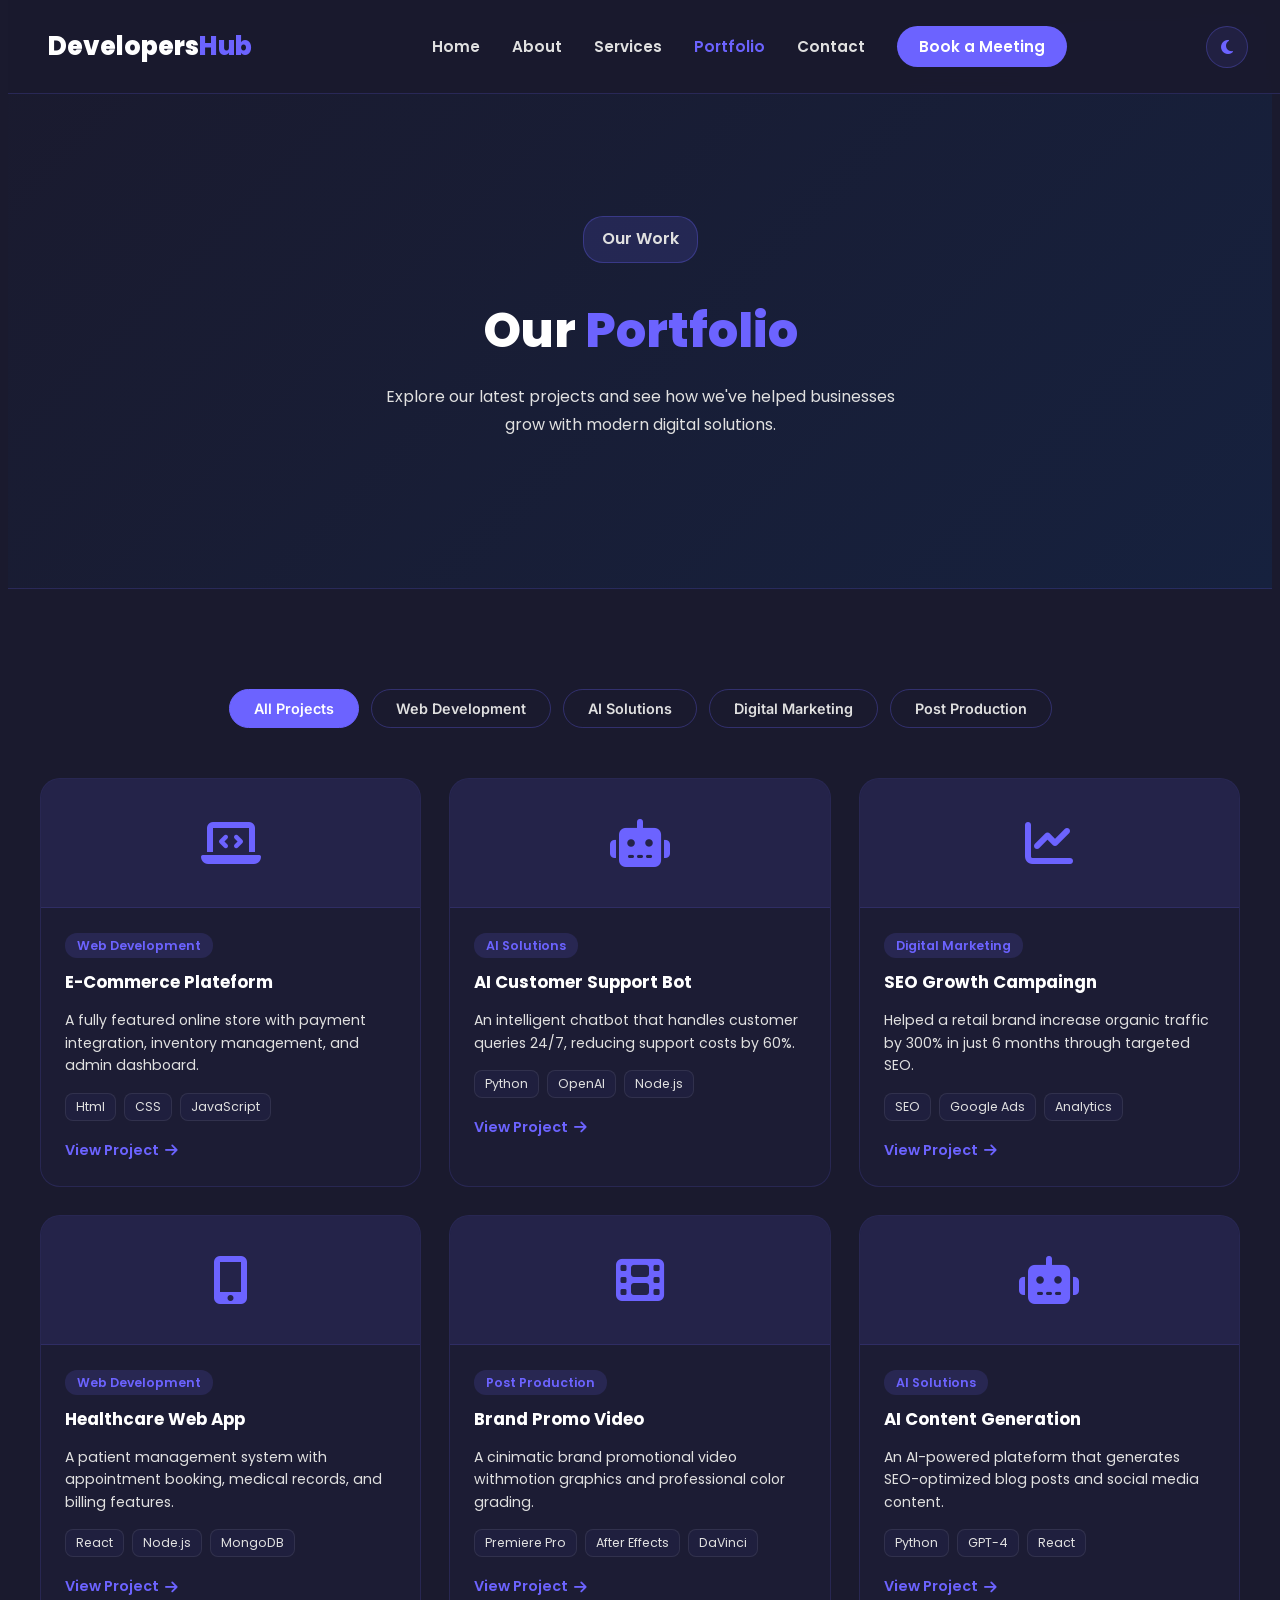
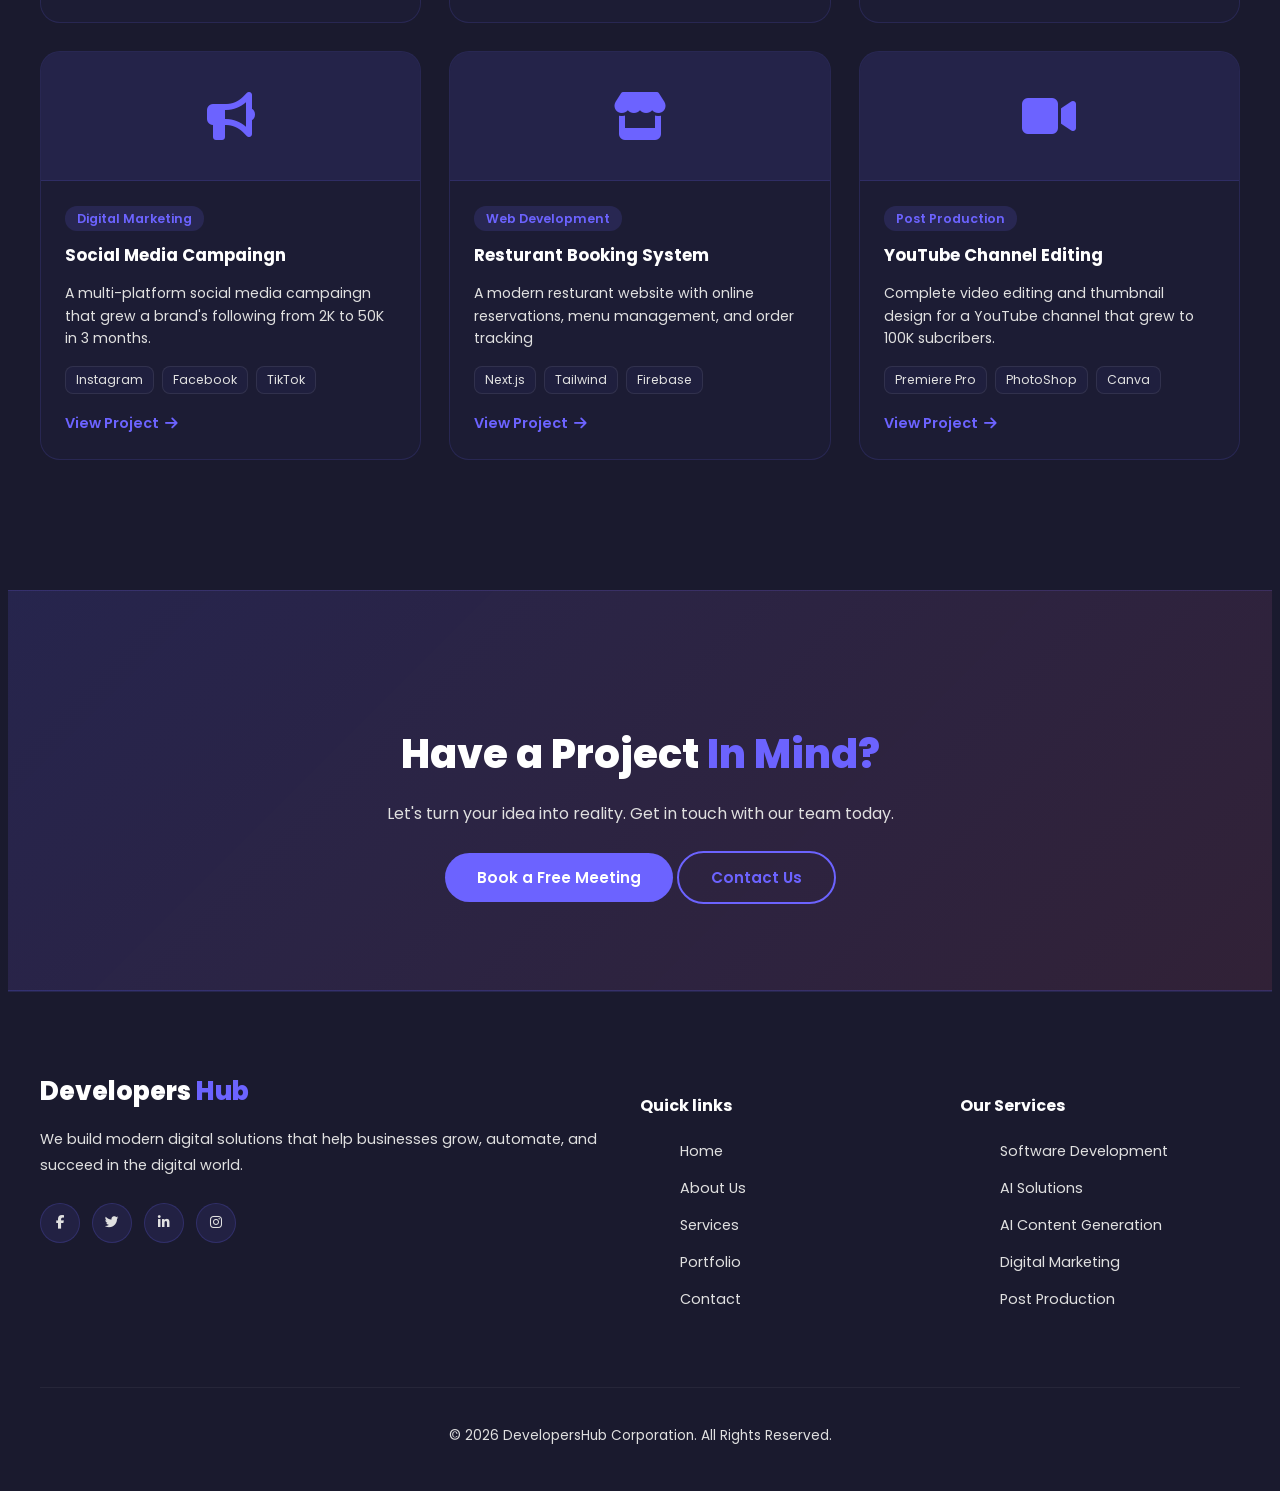
<file: website/portfolio.html>
<!DOCTYPE html>
<html lang="en">

<head>
    <meta charset="UTF-8">
    <meta name="viewport" content="width=device-width, initial-scale=1.0">
    <meta name="description" content="Portfolio - DevelopersHub Corporation">
    <title>Portfolio | DevelopersHub Corporation</title>

    <link rel="stylesheet" href="css/style.css">
    <link rel="stylesheet" href="css/responsive.css">

    <link rel="stylesheet"
        href="https://fonts.googleapis.com/css2?family=Inter:wght@400;600;700&family=Poppins:wght@700;800&display=swap">
    <link rel="stylesheet" href="https://cdnjs.cloudflare.com/ajax/libs/font-awesome/6.5.0/css/all.min.css">
</head>

<body>
    <!-----------navbar-------------->
    <nav class="navbar">
        <div class="nav-container">
            <!-----logo------>
            <a href="index.html" class="logo">
                Developers<span>Hub</span>
            </a>

            <!----links------>
            <ul class="nav-links" id="navLinks">
                <li><a href="index.html">Home</a></li>
                <li><a href="about.html">About</a></li>
                <li><a href="services.html">Services</a></li>
                <li><a href="portfolio.html" class="active">Portfolio</a></li>
                <li><a href="contact.html">Contact</a></li>
                <li><a href="booking.html" class="nav-btn">Book a Meeting</a></li>
            </ul>

            <!-----Hamburger(Mobile)------->
            <div class="hamburger" id="hamburger">
                <span></span>
                <span></span>
                <span></span>
            </div>
            <!-- Dark/Light Toggle -->
            <div class="theme-toggle" id="themeToggle">
                <i class="fas fa-moon" id="themeIcon"></i>
            </div>
        </div>
    </nav>
    <!-------------------------Page Hero----------------------->
    <section class="page-hero">
        <div class="page-hero-content">
            <p class="section-badge">Our Work</p>
            <h1>Our <span>Portfolio</span></h1>
            <p>Explore our latest projects and see how we've helped businesses grow with modern digital solutions.</p>
        </div>
    </section>
    <!-------------------Filter Buttons------------------->
    <section class="portfolio-section">
        <div class="portfolio-container">
            <div class="filter-buttons">
                <button class="filter-btn active" data-filter="all">All Projects</button>
                <button class="filter-btn " data-filter="web">Web Development</button>
                <button class="filter-btn " data-filter="ai">AI Solutions </button>
                <button class="filter-btn " data-filter="marketing">Digital Marketing</button>
                <button class="filter-btn " data-filter="video">Post Production</button>
            </div>
            <!-----------Porject grids------------------->
            <div class="portfolio-grid" id="portfolioGrid">
                <div class="portfolio-card" data-category="web">
                    <div class="portfolio-icon">
                        <i class="fas fa-laptop-code"></i>
                    </div>
                    <div class="portfolio-info">
                        <span class="portfolio-tag">Web Development</span>
                        <h3>E-Commerce Plateform</h3>
                        <p>A fully featured online store with payment integration, inventory management, and admin
                            dashboard.</p>
                        <div class="portfolio-tech">
                            <span>Html</span>
                            <span>CSS</span>
                            <span>JavaScript</span>
                        </div>
                        <a href="#" class="service-link" onclick="openModal(1); return false;">
                            View Project <i class="fas fa-arrow-right"></i>
                        </a>
                    </div>
                </div>

                <div class="portfolio-card" data-category="ai">
                    <div class="portfolio-icon">
                        <i class="fas fa-robot"></i>
                    </div>
                    <div class="portfolio-info">
                        <span class="portfolio-tag">AI Solutions</span>
                        <h3>AI Customer Support Bot</h3>
                        <p>An intelligent chatbot that handles customer queries 24/7, reducing support costs by 60%.</p>
                        <div class="portfolio-tech">
                            <span>Python</span>
                            <span>OpenAI</span>
                            <span>Node.js</span>
                        </div>
                        <a href="#" class="service-link" onclick="openModal(2); return false;">
                            View Project <i class="fas fa-arrow-right"></i>
                        </a>
                    </div>
                </div>
                <div class="portfolio-card" data-category="marketing">
                    <div class="portfolio-icon">
                        <i class="fas fa-chart-line"></i>
                    </div>
                    <div class="portfolio-info">
                        <span class="portfolio-tag">Digital Marketing</span>
                        <h3>SEO Growth Campaingn</h3>
                        <p>Helped a retail brand increase organic traffic by 300% in just 6 months through targeted SEO.
                        </p>
                        <div class="portfolio-tech">
                            <span>SEO</span>
                            <span>Google Ads</span>
                            <span>Analytics</span>
                        </div>
                        <a href="#" class="service-link" onclick="openModal(3); return false;">
                            View Project <i class="fas fa-arrow-right"></i>
                        </a>
                    </div>
                </div>
                <div class="portfolio-card" data-category="web">
                    <div class="portfolio-icon">
                        <i class="fas fa-mobile-alt"></i>
                    </div>
                    <div class="portfolio-info">
                        <span class="portfolio-tag">Web Development</span>
                        <h3>Healthcare Web App</h3>
                        <p>A patient management system with appointment booking, medical records, and billing features.
                        </p>
                        <div class="portfolio-tech">
                            <span>React</span>
                            <span>Node.js</span>
                            <span>MongoDB</span>
                        </div>
                        <a href="#" class="service-link" onclick="openModal(4); return false;">
                            View Project <i class="fas fa-arrow-right"></i>
                        </a>
                    </div>
                </div>
                <div class="portfolio-card" data-category="video">
                    <div class="portfolio-icon">
                        <i class="fas fa-film"></i>
                    </div>
                    <div class="portfolio-info">
                        <span class="portfolio-tag">Post Production</span>
                        <h3>Brand Promo Video</h3>
                        <p>A cinimatic brand promotional video withmotion graphics and professional color grading.</p>
                        <div class="portfolio-tech">
                            <span>Premiere Pro</span>
                            <span>After Effects</span>
                            <span>DaVinci</span>
                        </div>
                        <a href="#" class="service-link" onclick="openModal(5); return false;">
                            View Project <i class="fas fa-arrow-right"></i>
                        </a>
                    </div>
                </div>
                <div class="portfolio-card" data-category="ai">
                    <div class="portfolio-icon">
                        <i class="fas fa-robot"></i>
                    </div>
                    <div class="portfolio-info">
                        <span class="portfolio-tag">AI Solutions</span>
                        <h3>AI Content Generation</h3>
                        <p>An AI-powered plateform that generates SEO-optimized blog posts and social media content.</p>
                        <div class="portfolio-tech">
                            <span>Python</span>
                            <span>GPT-4</span>
                            <span>React</span>
                        </div>
                        <a href="#" class="service-link" onclick="openModal(6); return false;">
                            View Project <i class="fas fa-arrow-right"></i>
                        </a>
                    </div>
                </div>
                <div class="portfolio-card" data-category="marketing">
                    <div class="portfolio-icon">
                        <i class="fas fa-bullhorn"></i>
                    </div>
                    <div class="portfolio-info">
                        <span class="portfolio-tag">Digital Marketing</span>
                        <h3>Social Media Campaingn</h3>
                        <p>A multi-platform social media campaingn that grew a brand's following from 2K to 50K in 3
                            months.
                        </p>
                        <div class="portfolio-tech">
                            <span>Instagram</span>
                            <span>Facebook</span>
                            <span>TikTok</span>
                        </div>
                        <a href="#" class="service-link" onclick="openModal(7); return false;">
                            View Project <i class="fas fa-arrow-right"></i>
                        </a>
                    </div>
                </div>
                <div class="portfolio-card" data-category="web">
                    <div class="portfolio-icon">
                        <i class="fas fa-store"></i>
                    </div>
                    <div class="portfolio-info">
                        <span class="portfolio-tag">Web Development</span>
                        <h3>Resturant Booking System</h3>
                        <p>A modern resturant website with online reservations, menu management, and order tracking</p>
                        <div class="portfolio-tech">
                            <span>Next.js</span>
                            <span>Tailwind</span>
                            <span>Firebase</span>
                        </div>
                        <a href="#" class="service-link" onclick="openModal(8); return false;">
                            View Project <i class="fas fa-arrow-right"></i>
                        </a>
                    </div>
                </div>
                <div class="portfolio-card" data-category="video">
                    <div class="portfolio-icon">
                        <i class="fas fa-video"></i>
                    </div>
                    <div class="portfolio-info">
                        <span class="portfolio-tag">Post Production</span>
                        <h3>YouTube Channel Editing</h3>
                        <p>Complete video editing and thumbnail design for a YouTube channel that grew to 100K
                            subcribers.</p>
                        <div class="portfolio-tech">
                            <span>Premiere Pro</span>
                            <span>PhotoShop</span>
                            <span>Canva</span>
                        </div>
                        <a href="#" class="service-link" onclick="openModal(9); return false;">
                            View Project <i class="fas fa-arrow-right"></i>
                        </a>
                    </div>
                </div>
            </div>
        </div>
    </section>
    <!-----------------CTA Section----------------------->
    <section class="cta">
        <div class="cta-container">
            <h2>Have a Project <span>In Mind?</span></h2>
            <p>Let's turn your idea into reality. Get in touch with our team today.</p>
            <div class="cta-btns">
                <a href="booking.html" class="btn-primary">Book a Free Meeting</a>
                <a href="contact.html" class="btn-outline">Contact Us</a>
            </div>
        </div>
    </section>
    <!--------------Footer----------------------->
    <footer class="footer">
        <div class="footer-container">
            <!----logo & about-------->
            <div class="footer-col">
                <a href="index.html" class="logo">Developers <span>Hub</span></a>
                <p class="footer-desc">
                    We build modern digital solutions that help businesses grow, automate, and succeed in the digital
                    world.
                </p>
                <div class="social-links">
                    <a href="#"><i class="fab fa-facebook-f"></i></a>
                    <a href="#"><i class="fab fa-twitter"></i></a><a href="#"><i class="fab fa-linkedin-in"></i></a><a
                        href="#"><i class="fab fa-instagram"></i></a>
                </div>
            </div>
            <!----Quick links-------->
            <div class="footer-col">
                <h4>Quick links</h4>
                <ul>
                    <li><a href="index.html">Home</a></li>
                    <li><a href="about.html">About Us</a></li>
                    <li><a href="services.html">Services</a></li>
                    <li><a href="portfolio.html">Portfolio</a></li>
                    <li><a href="contact.html">Contact</a></li>
                </ul>
            </div>
            <!----Services------>
            <div class="footer-col">
                <h4>Our Services</h4>
                <ul>
                    <li><a href="services.html">Software Development</a></li>
                    <li><a href="services.html">AI Solutions</a></li>
                    <li><a href="services.html">AI Content Generation</a></li>
                    <li><a href="services.html">Digital Marketing</a></li>
                    <li><a href="services.html">Post Production</a></li>
                </ul>
            </div>
        </div>
        <!-----footer bottom -------->
        <div class="footer-bottom">
            <p>&copy; 2026 DevelopersHub Corporation. All Rights Reserved.</p>
        </div>
    </footer>
    <!-- PROJECT MODAL -->
    <div class="modal-overlay" id="modalOverlay">
        <div class="modal-box">
            <button class="modal-close" id="modalClose">
                <i class="fas fa-times"></i>
            </button>
            <div class="modal-icon" id="modalIcon"></div>
            <span class="portfolio-tag" id="modalTag"></span>
            <h2 id="modalTitle"></h2>
            <p id="modalDesc"></p>
            <div class="modal-tech" id="modalTech"></div>
            <div class="modal-features" id="modalFeatures"></div>
            <div class="modal-btns">
                <a href="#" class="btn-primary" id="modalDemo">
                    <i class="fas fa-external-link-alt"></i> Live Demo
                </a>
                <a href="#" class="btn-outline" id="modalGithub">
                    <i class="fab fa-github"></i> GitHub
                </a>
            </div>
        </div>
    </div>
    <script src="js/main.js"></script>
</body>

</html>
</file>
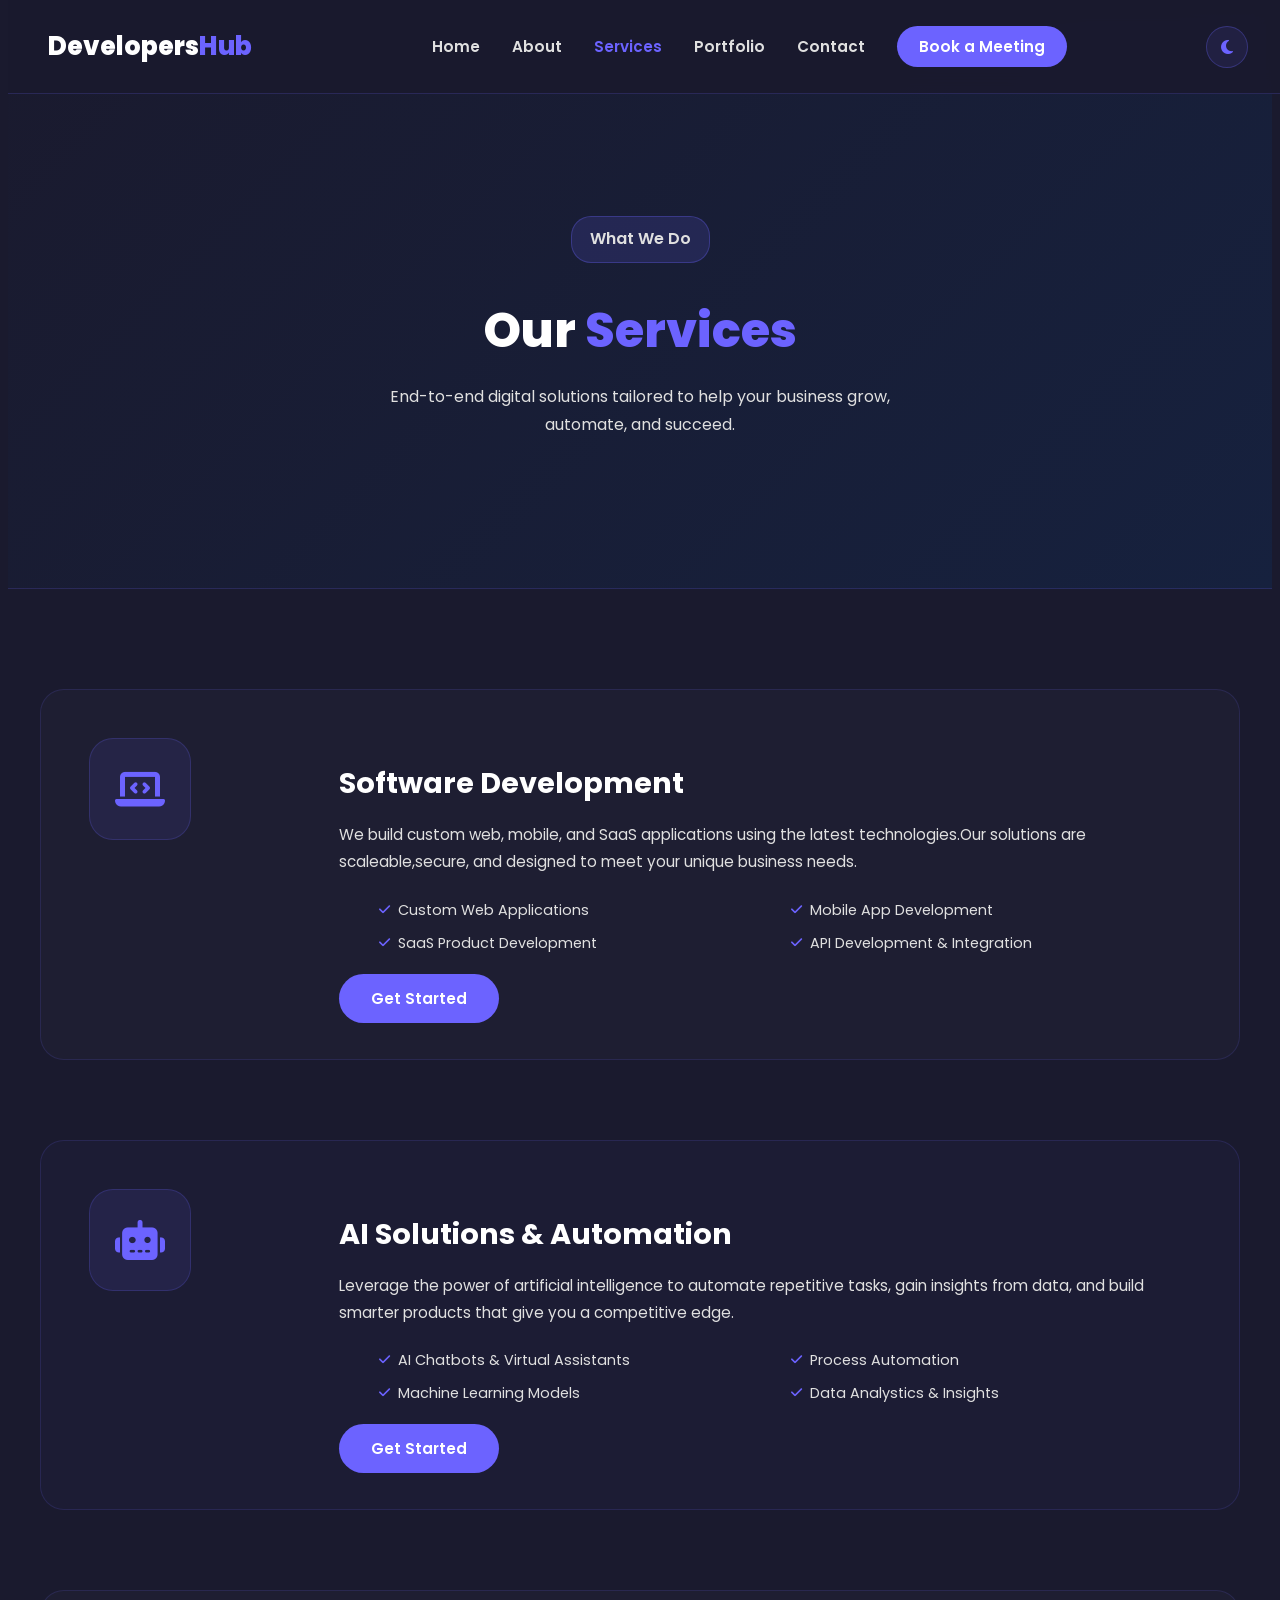
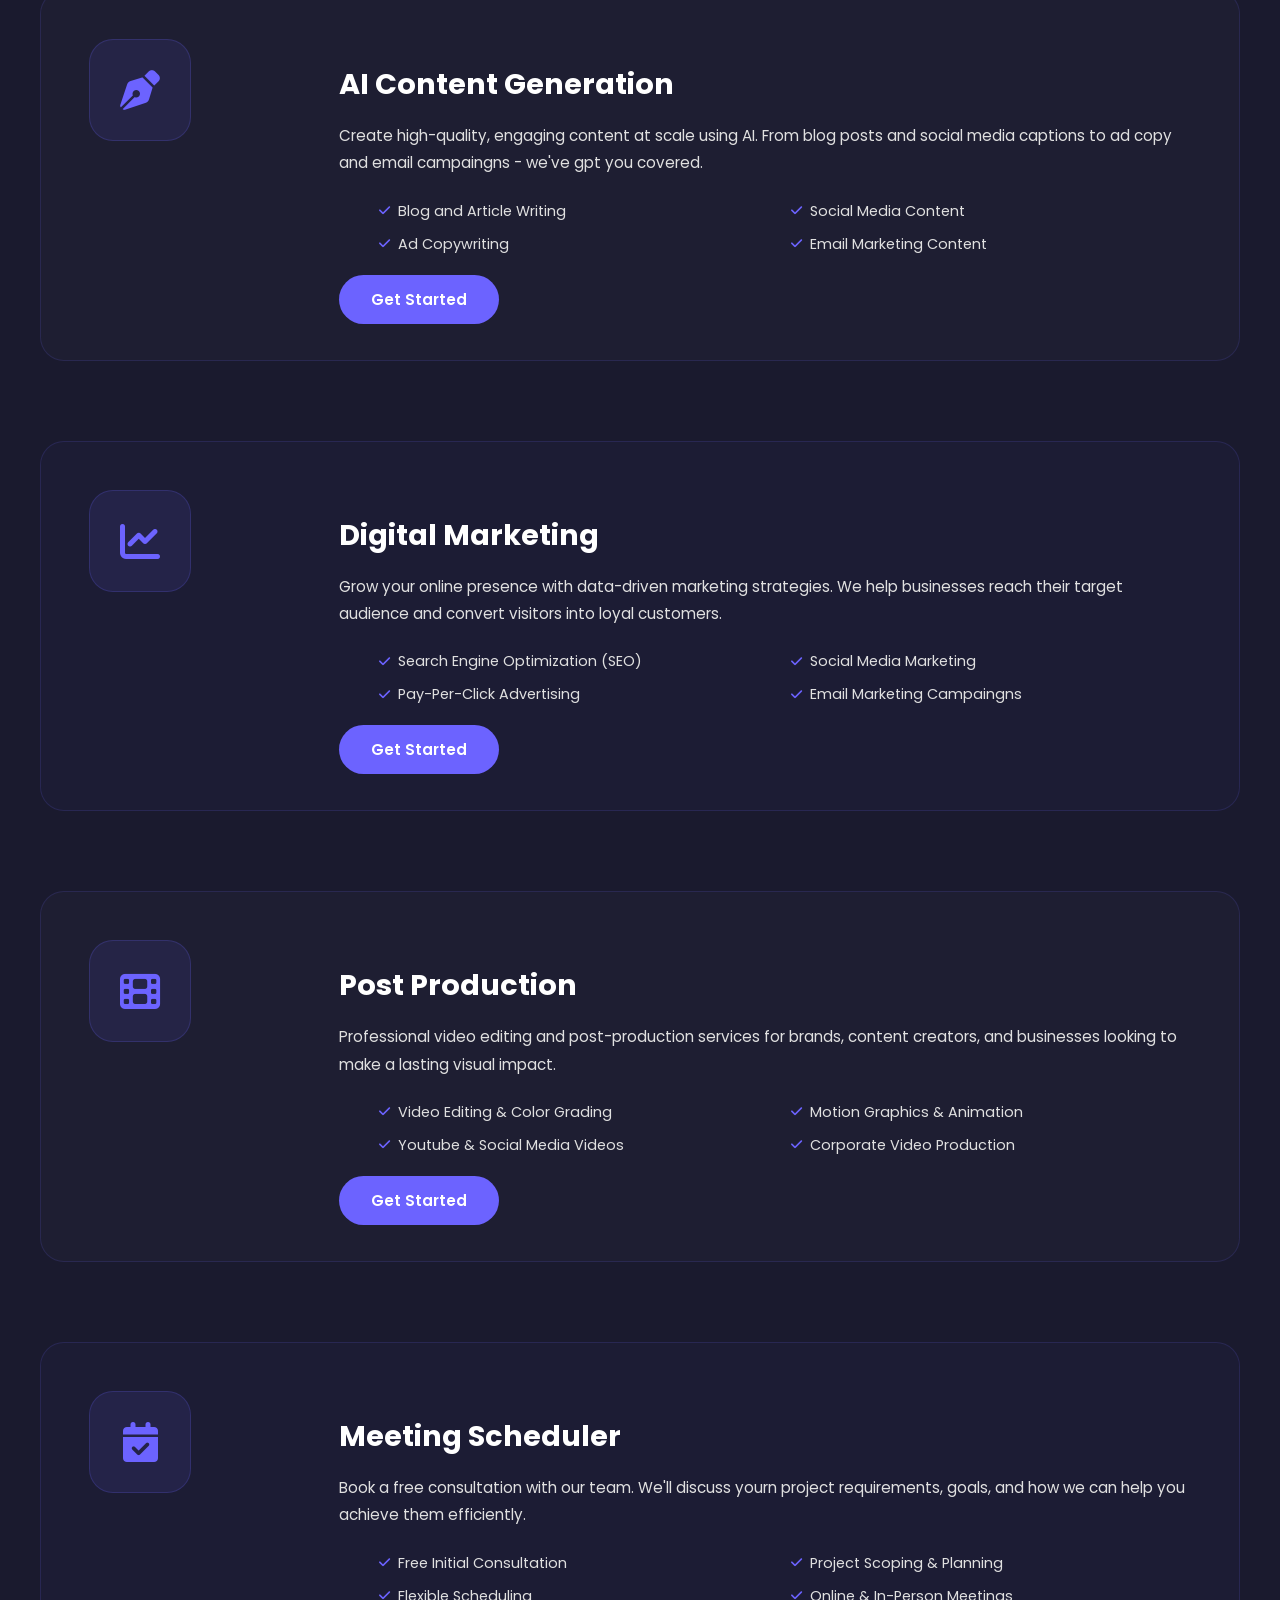
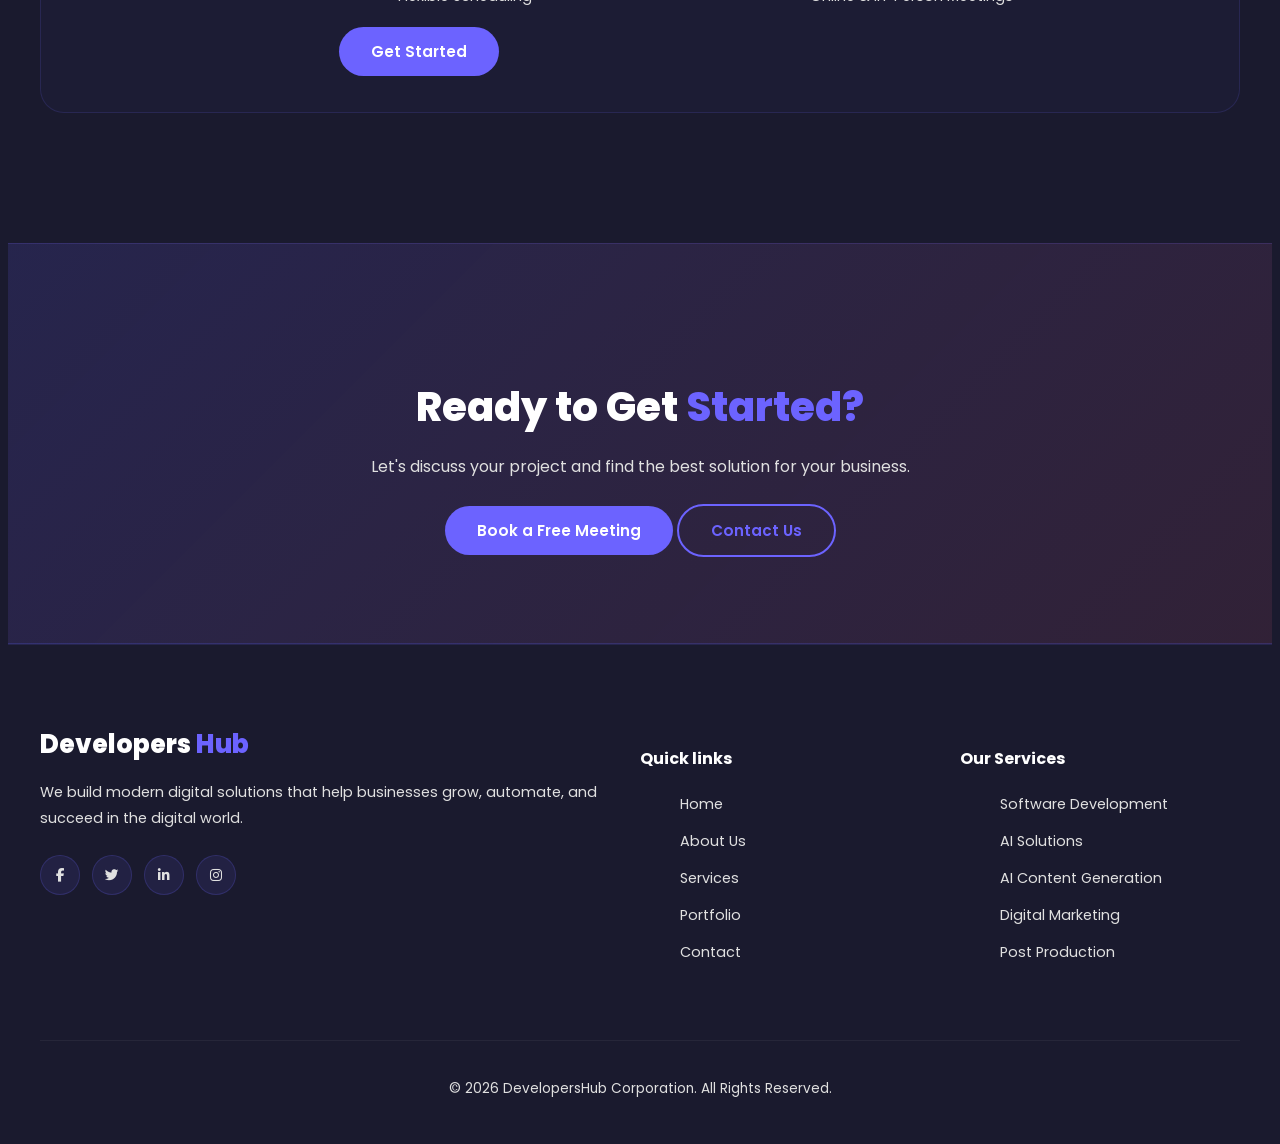
<file: website/services.html>
<!DOCTYPE html>
<html lang="en">

<head>
    <meta charset="UTF-8">
    <meta name="viewport" content="width=device-width, initial-scale=1.0">
    <meta name="description" content="Our Services - DevelopersHub Corporation">
    <title>Services | DevelopersHub Corporation</title>

    <link rel="stylesheet" href="css/style.css">
    <link rel="stylesheet" href="css/responsive.css">

    <link rel="stylesheet"
        href="https://fonts.googleapis.com/css2?family=Inter:wght@400;600;700&family=Poppins:wght@700;800&display=swap">
    <link rel="stylesheet" href="https://cdnjs.cloudflare.com/ajax/libs/font-awesome/6.5.0/css/all.min.css">
</head>

<body>
    <!-----------navbar-------------->
    <nav class="navbar">
        <div class="nav-container">
            <!-----logo------>
            <a href="index.html" class="logo">
                Developers<span>Hub</span>
            </a>

            <!----links------>
            <ul class="nav-links" id="navLinks">
                <li><a href="index.html">Home</a></li>
                <li><a href="about.html">About</a></li>
                <li><a href="services.html" class="active">Services</a></li>
                <li><a href="portfolio.html">Portfolio</a></li>
                <li><a href="contact.html">Contact</a></li>
                <li><a href="booking.html" class="nav-btn">Book a Meeting</a></li>
            </ul>

            <!-----Hamburger(Mobile)------->
            <div class="hamburger" id="hamburger">
                <span></span>
                <span></span>
                <span></span>
            </div>
            <!-- Dark/Light Toggle -->
            <div class="theme-toggle" id="themeToggle">
                <i class="fas fa-moon" id="themeIcon"></i>
            </div>
        </div>
    </nav>
    <!--------------------Page hero------------------------->
    <section class="page-hero">
        <div class="page-hero-content">
            <p class="section-badge">What We Do</p>
            <h1>Our <span>Services</span></h1>
            <p>End-to-end digital solutions tailored to help your business grow, automate, and succeed.</p>
        </div>
    </section>
    <!--------------------Service Detail------------------->
    <section class="services-detail">
        <div class="services-detail-container">
            <!-----------------Service 1-------------->
            <div class="service-detail-card">
                <div class="service-detail-icon">
                    <i class="fas fa-laptop-code"></i>
                </div>
                <div class="service-detail-content">
                    <h2>Software Development</h2>
                    <p>We build custom web, mobile, and SaaS applications using the latest technologies.Our solutions
                        are scaleable,secure, and designed to meet your unique business needs.</p>
                    <ul class="service-features">
                        <li><i class="fas fa-check"></i> Custom Web Applications</li>
                        <li><i class="fas fa-check"></i> Mobile App Development</li>
                        <li><i class="fas fa-check"></i> SaaS Product Development</li>
                        <li><i class="fas fa-check"></i> API Development & Integration</li>
                    </ul>
                    <a href="booking.html" class="btn-primary">Get Started</a>
                </div>
            </div>
            <!-----------------Service 2-------------->
            <div class="service-detail-card reverse">
                <div class="service-detail-icon">
                    <i class="fas fa-robot"></i>
                </div>
                <div class="service-detail-content">
                    <h2>AI Solutions & Automation</h2>
                    <p>Leverage the power of artificial intelligence to automate repetitive tasks, gain insights from
                        data, and build smarter products that give you a competitive edge.</p>
                    <ul class="service-features">
                        <li><i class="fas fa-check"></i>AI Chatbots & Virtual Assistants</li>
                        <li><i class="fas fa-check"></i>Process Automation</li>
                        <li><i class="fas fa-check"></i> Machine Learning Models</li>
                        <li><i class="fas fa-check"></i> Data Analystics & Insights</li>
                    </ul>
                    <a href="booking.html" class="btn-primary">Get Started</a>
                </div>
            </div>
            <!-----------------Service 3-------------->
            <div class="service-detail-card">
                <div class="service-detail-icon">
                    <i class="fas fa-pen-nib"></i>
                </div>
                <div class="service-detail-content">
                    <h2>AI Content Generation</h2>
                    <p>Create high-quality, engaging content at scale using AI. From blog posts and social media
                        captions to ad copy and email campaingns - we've gpt you covered.</p>
                    <ul class="service-features">
                        <li><i class="fas fa-check"></i> Blog and Article Writing</li>
                        <li><i class="fas fa-check"></i> Social Media Content</li>
                        <li><i class="fas fa-check"></i> Ad Copywriting</li>
                        <li><i class="fas fa-check"></i>Email Marketing Content</li>
                    </ul>
                    <a href="booking.html" class="btn-primary">Get Started</a>
                </div>
            </div>
            <!-----------------Service 4-------------->
            <div class="service-detail-card reverse">
                <div class="service-detail-icon">
                    <i class="fas fa-chart-line"></i>
                </div>
                <div class="service-detail-content">
                    <h2>Digital Marketing</h2>
                    <p>Grow your online presence with data-driven marketing strategies. We help businesses reach their
                        target audience and convert visitors into loyal customers.</p>
                    <ul class="service-features">
                        <li><i class="fas fa-check"></i>Search Engine Optimization (SEO)</li>
                        <li><i class="fas fa-check"></i>Social Media Marketing</li>
                        <li><i class="fas fa-check"></i>Pay-Per-Click Advertising</li>
                        <li><i class="fas fa-check"></i>Email Marketing Campaingns</li>
                    </ul>
                    <a href="booking.html" class="btn-primary">Get Started</a>
                </div>
            </div>

            <!-----------------Service 5-------------->
            <div class="service-detail-card">
                <div class="service-detail-icon">
                    <i class="fas fa-film"></i>
                </div>
                <div class="service-detail-content">
                    <h2>Post Production</h2>
                    <p>Professional video editing and post-production services for brands, content creators, and
                        businesses looking to make a lasting visual impact.</p>
                    <ul class="service-features">
                        <li><i class="fas fa-check"></i>Video Editing & Color Grading</li>
                        <li><i class="fas fa-check"></i>Motion Graphics & Animation</li>
                        <li><i class="fas fa-check"></i> Youtube & Social Media Videos</li>
                        <li><i class="fas fa-check"></i>Corporate Video Production</li>
                    </ul>
                    <a href="booking.html" class="btn-primary">Get Started</a>
                </div>
            </div>
            <!-----------------Service 6-------------->
            <div class="service-detail-card reverse">
                <div class="service-detail-icon">
                    <i class="fas fa-calendar-check"></i>
                </div>
                <div class="service-detail-content">
                    <h2>Meeting Scheduler</h2>
                    <p>Book a free consultation with our team. We'll discuss yourn project requirements, goals, and how
                        we can help you achieve them efficiently. </p>
                    <ul class="service-features">
                        <li><i class="fas fa-check"></i>Free Initial Consultation</li>
                        <li><i class="fas fa-check"></i>Project Scoping & Planning</li>
                        <li><i class="fas fa-check"></i> Flexible Scheduling </li>
                        <li><i class="fas fa-check"></i>Online & In-Person Meetings</li>
                    </ul>
                    <a href="booking.html" class="btn-primary">Get Started</a>
                </div>
            </div>
        </div>
    </section>
    <!-----------------CTA Section----------------------->
    <section class="cta">
        <div class="cta-container">
            <h2>Ready to Get <span>Started?</span></h2>
            <p>Let's discuss your project and find the best solution for your business.</p>
            <div class="cta-btns">
                <a href="booking.html" class="btn-primary">Book a Free Meeting</a>
                <a href="contact.html" class="btn-outline">Contact Us</a>
            </div>
        </div>
    </section>
    <!--------------Footer----------------------->
    <footer class="footer">
        <div class="footer-container">
            <!----logo & about-------->
            <div class="footer-col">
                <a href="index.html" class="logo">Developers <span>Hub</span></a>
                <p class="footer-desc">
                    We build modern digital solutions that help businesses grow, automate, and succeed in the digital
                    world.
                </p>
                <div class="social-links">
                    <a href="#"><i class="fab fa-facebook-f"></i></a>
                    <a href="#"><i class="fab fa-twitter"></i></a><a href="#"><i class="fab fa-linkedin-in"></i></a><a
                        href="#"><i class="fab fa-instagram"></i></a>
                </div>
            </div>
            <!----Quick links-------->
            <div class="footer-col">
                <h4>Quick links</h4>
                <ul>
                    <li><a href="index.html">Home</a></li>
                    <li><a href="about.html">About Us</a></li>
                    <li><a href="services.html">Services</a></li>
                    <li><a href="portfolio.html">Portfolio</a></li>
                    <li><a href="contact.html">Contact</a></li>
                </ul>
            </div>
            <!----Services------>
            <div class="footer-col">
                <h4>Our Services</h4>
                <ul>
                    <li><a href="services.html">Software Development</a></li>
                    <li><a href="services.html">AI Solutions</a></li>
                    <li><a href="services.html">AI Content Generation</a></li>
                    <li><a href="services.html">Digital Marketing</a></li>
                    <li><a href="services.html">Post Production</a></li>
                </ul>
            </div>
        </div>
        <!-----footer bottom -------->
        <div class="footer-bottom">
            <p>&copy; 2026 DevelopersHub Corporation. All Rights Reserved.</p>
        </div>
    </footer>
    <script src="js/main.js"></script>
</body>

</html>
</file>
<file: website/css/style.css>
:root {
    --primary: #6c63ff;
    --secondary: #ff6584;
    --dark: #1a1a2e;
    --dark-light: #16213e;
    --text: #e0e0e0;
    --white: #ffffff;
}

body {
    background: var(--dark);
    color: var(--text);
    font-family: 'Poppins', sans-serif;
}

/*---------------NavBar-----------------*/
.navbar {
    position: fixed;
    top: 0;
    width: 100%;
    background-color: rgba(26, 26, 46, 0.95);
    backdrop-filter: blur(10px);
    z-index: 1000;
    padding: 18px 0;
    border-bottom: 1px solid rgba(108, 99, 255, 0.2);
}

.nav-container {
    max-width: 1200px;
    margin: 0 auto;
    padding: 0 24px;
    display: flex;
    align-items: center;
    justify-content: space-between;
}

.logo {
    font-family: 'Poppins', sans-serif;
    font-size: 1.6rem;
    font-weight: 800;
    color: var(--white);
    text-decoration: none;
}

.logo span {
    color: var(--primary);
}

.nav-links {
    list-style: none;
    display: flex;
    align-items: center;
    gap: 32px;
}

.nav-links a {
    text-decoration: none;
    color: var(--text);
    font-size: 0.95rem;
    font-weight: 600;
    transition: color 0.3s;
}

.nav-links a:hover,
.nav-links a.active {
    color: var(--primary);
}

.nav-btn {
    background-color: var(--primary);
    color: var(--white) !important;
    padding: 10px 22px;
    border-radius: 25px;
    transition: background 0.3s !important;
}

.nav-btn:hover {
    background-color: var(--secondary) !important;
}

/*---------------Hamburger----------------*/
.hamburger {
    display: none;
    flex-direction: column;
    gap: 5px;
    cursor: pointer;
}

.hamburger span {
    display: block;
    width: 25px;
    height: 3px;
    background-color: var(--white);
    border-radius: 3px;
    transition: all 0.3s;
}

/* ===== THEME TOGGLE ===== */
.theme-toggle {
    width: 40px;
    height: 40px;
    background: rgba(108, 99, 255, 0.1);
    border: 1px solid rgba(108, 99, 255, 0.3);
    border-radius: 50%;
    display: flex;
    align-items: center;
    justify-content: center;
    cursor: pointer;
    font-size: 1rem;
    color: var(--primary);
    transition: all 0.3s;
}

.theme-toggle:hover {
    background: var(--primary);
    color: var(--white);
}

/* ===== LIGHT MODE ===== */
body.light-mode {
    --dark: #F5F5F5;
    --dark-light: #FFFFFF;
    --text: #555555;
    --white: #1A1A2E;
}

body.light-mode .navbar {
    background-color: rgba(245, 245, 245, 0.95);
    border-bottom: 1px solid rgba(108, 99, 255, 0.2);
}

body.light-mode .hero {
    background: linear-gradient(135deg, #F0F0FF 0%, #FFFFFF 100%);
}

body.light-mode .hero-card {
    background: rgba(108, 99, 255, 0.05);
}

body.light-mode .service-card {
    background: rgba(108, 99, 255, 0.03);
}

body.light-mode .portfolio-card {
    background: rgba(108, 99, 255, 0.03);
}

body.light-mode .footer {
    background-color: #E8E8F0;
}

body.light-mode .contact-form-box {
    background: rgba(108, 99, 255, 0.03);
}

body.light-mode .booking-form-box {
    background: rgba(108, 99, 255, 0.03);
}

body.light-mode .image-card {
    background: rgba(108, 99, 255, 0.03);
}

body.light-mode .team-card {
    background: rgba(108, 99, 255, 0.03);
}

body.light-mode .service-detail-card {
    background: rgba(108, 99, 255, 0.03);
}

body.light-mode .cta {
    background: linear-gradient(135deg, rgba(108, 99, 255, 0.08) 0%, rgba(255, 101, 132, 0.05) 100%);
}

/*---------Hero--------------*/
.hero {
    min-height: 100vh;
    display: flex;
    align-items: center;
    padding: 120px 24px 80px;
    background: linear-gradient(135deg, var(--dark) 0%, var(--dark-light)100%);
    position: relative;
    overflow: hidden;
}

/*-----Background glow effect---------*/
.hero::before {
    content: '';
    position: absolute;
    width: 500px;
    height: 500px;
    background: radial-gradient(circle, rgba(108, 99, 255, 0.15)0%, transparent 70%);
    top: -100px;
    right: -100px;
    border-radius: 50%;
}

.hero-container {
    max-width: 1200px;
    margin: 0 auto;
    display: grid;
    grid-template-columns: 1fr 1fr;
    gap: 60px;
    align-items: center;
}

/*-----badge-----*/
.hero-badge {
    display: inline-block;
    background: rgb(108, 99, 255, 0.15);
    color: var(--primary);
    padding: 8px 18px;
    border-radius: 20px;
    font-size: 0.9rem;
    font-weight: 600;
    margin-bottom: 20px;
    border: 1px solid rgb(108, 99, 255, 0.3);
}

/*--------title-----*/
.hero-title {
    font-family: 'Poppins', sans-serif;
    font-size: 3rem;
    font-weight: 800;
    color: var(--white);
    line-height: 1.2;
    margin-bottom: 20px;
}

.hero-title span {
    color: var(--primary);
}

/*---Description-----*/
.hero-desc {
    font-size: 1.05rem;
    line-height: 1.8;
    color: var(--text);
    margin-bottom: 36px;
    max-width: 500px;
}

/*buttons*/
.hero-btns {
    display: flex;
    gap: 16px;
    margin-bottom: 48px;
    flex-wrap: wrap;
}

.btn-primary {
    background-color: var(--primary);
    color: var(--white);
    padding: 14px 32px;
    border-radius: 30px;
    text-decoration: none;
    font-weight: 600;
    font-size: 0.95rem;
    transition: background 0.3s, transform 0.2s;
}

.btn-primary:hover {
    background-color: var(--secondary);
    transform: translateY(-2px);
}

.btn-outline {
    border: 2px solid var(--primary);
    color: var(--primary);
    padding: 14px 32px;
    border-radius: 30px;
    text-decoration: none;
    font-weight: 600;
    font-size: 0.95rem;
    transition: all 0.3s;
}

.btn-outline:hover {
    background-color: var(--primary);
    color: var(--white);
    transform: translateY(-2px);
}

/*stats*/
.hero-stats {
    display: flex;
    gap: 40px;
}

.stat h3 {
    font-family: 'Poppins', sans-serif;
    font-size: 0.85rem;
    color: var(--primary);
}

.stat p {
    font-size: 0.85rem;
    color: var(--text);
}

/*right side cards*/
.hero-image {
    display: grid;
    grid-template-columns: 1fr 1fr;
    gap: 20px;
}

.hero-card {
    background: rgb(255, 255, 255, 0.04);
    border: 1px solid rgb(108, 99, 255, 0.2);
    border-radius: 16px;
    padding: 28px 20px;
    text-align: center;
    transition: transform 0.3s, border-color 0.3s;
}

.hero-card:hover {
    transform: translateY(-6px);
    border-color: var(--primary);
}

.card-icon {
    font-size: 2.2rem;
    margin-bottom: 12px;
    color: var(--primary);
    width: 60px;
    height: 60px;
    background: rgb(108, 99, 255, 0.1);
    border-radius: 50%;
    display: flex;
    align-items: center;
    justify-content: center;
    margin: 0 auto 16px;
}

.hero-card h3 {
    font-family: 'Poppins', sans-serif;
    color: var(--white);
    font-size: 1rem;
    margin-bottom: 6px;
}

.hero-card p {
    font-size: 0.82rem;
    color: var(--text);
}

/*----------section header-- reuseable for all pages-------*/
.section-header {
    text-align: center;
    margin-bottom: 60px;
}

.section-badge {
    display: inline-block;
    background: rgba(108, 99, 255, 0.15);
    color: var(--primary);
    padding: 8px 18px;
    border-radius: 20px;
    font-size: 0.9rem;
    font-weight: 600;
    margin-bottom: 16px;
    border: 1px solid rgba(108, 99, 255, 0.3);
}

.section-header h2 {
    font-family: 'Poppins', sans-serif;
    font-size: 2.5rem;
    font-weight: 800;
    color: var(--white);
    margin-bottom: 16px;
}

.section-header h2 span {
    color: var(--primary);
}

.section-desc {
    font-size: 1rem;
    max-width: 550px;
    margin: 0 auto;
    line-height: 1.8;
}

/*Service grid*/
.service-grid {
    display: grid;
    grid-template-columns: repeat(3, 1fr);
    gap: 28px;
}

.service-card {
    background: rgba(255, 255, 255, 0.03);
    border: 1px solid rgba(108, 99, 255, 0.15);
    border-radius: 20px;
    padding: 36px 28px;
    transition: transform 0.3s, border-color 0.3s, box-shadow 0.3s;
}

.service-card:hover {
    transform: translateY(-8px);
    border-color: var(--primary);
    box-shadow: 0 20px 40px rgba(108, 99, 255, 0.1);
}

.service-icon {
    width: 65px;
    height: 65px;
    background: rgba(108, 99, 255, 0.1);
    border-radius: 16px;
    display: flex;
    align-items: center;
    justify-content: center;
    font-size: 1.6rem;
    color: var(--primary);
    margin-bottom: 20px;
    transition: background 0.3;
}

.service-card:hover .service-icon {
    background: var(--primary);
    color: var(--white);
}

.service-card h3 {
    font-size: 1.1rem;
    color: var(--white);
    margin-bottom: 12px;
}

.service-card p {
    font-size: 0.9rem;
    color: var(--text);
    line-height: 1.7;
    margin-bottom: 20px;
}

.service-link {
    color: var(--primary);
    text-decoration: none;
    font-size: 0.9rem;
    font-weight: 600;
    display: inline-flex;
    align-items: center;
    gap: 6px;
    transition: gap 0.3s;
}

.service-link:hover {
    gap: 10px;
}

/*-------CAT Section---------*/
.cta {
    padding: 100px 24px;
    background: linear-gradient(135deg, rgba(108, 99, 255, 0.15)0%, rgba(255, 101, 132, 0.1)100%);
    text-align: center;
    border-top: 1px solid rgba(108, 99, 255, 0.2);
    border-bottom: 1px solid rgba(108, 99, 255, 0.2);
    margin-top: 30px;
}

.cta-container {
    max-width: 700px;
    margin: 0 auto;
}

.cta h2 {
    font-size: 2.5rem;
    font-weight: 800;
    color: var(--white);
    margin-bottom: 16px;
}

.cta h2 span {
    color: var(--primary);
}

.cta p {
    font-size: 1rem;
    color: var(--text);
    margin-bottom: 36px;
    line-height: 1.8;
}

.cta-btn {
    display: flex;
    gap: 16px;
    justify-content: center;
    flex-wrap: wrap;
}

/*--------footer-------*/
.footer {
    background-color: var(--dark);
    padding: 80px 24px 0;
    border-top: 1px solid rgba(108, 99, 255, 0.15)
}

.footer-container {
    max-width: 1200px;
    margin: 0 auto;
    display: grid;
    grid-template-columns: 2fr 1fr 1fr;
    gap: 40px;
    padding-bottom: 60px;
}

.footer-desc {
    font-size: 0.9rem;
    color: var(--text);
    line-height: 1.8;
    margin: 16px 0 24px;
}

.social-links {
    display: flex;
    gap: 12px;
}

.social-links a {
    width: 38px;
    height: 38px;
    background: rgba(108, 99, 255, 0.1);
    border: 1px solid rgba(108, 99, 255, 0.2);
    border-radius: 50%;
    display: flex;
    align-items: center;
    justify-content: center;
    color: var(--text);
    text-decoration: none;
    font-size: 0.85rem;
    transition: all 0.3s;
}

.social-links a:hover {
    background-color: var(--primary);
    columns: var(--white);
    font-size: 1rem;
    margin-bottom: 20px;
}

.footer-col h4 {
    color: var(--white);
    font-size: 1rem;
    margin-bottom: 20px;
}

.footer-col ul {
    list-style: none;
    display: flex;
    flex-direction: column;
    gap: 12px;
}

.footer-col ul a {
    color: var(--text);
    text-decoration: none;
    font-size: 0.9rem;
    transition: color 0.3s;
}

.footer-col ul a:hover {
    color: var(--primary);
}

.contact-info i {
    color: var(--primary);
    width: 16px;
}

.footer-bottom {
    border-top: 1px solid rgba(255, 255, 255, 0.05);
    padding: 24px 0;
    text-align: center;
    max-width: 1200px;
    margin: 0 auto;
}

.footer-bottom p {
    color: var(--text);
    font-size: 0.85rem;
}

/*------------------Page hero-----------------------*/
.page-hero {
    min-height: 40vh;
    display: flex;
    align-items: center;
    justify-content: center;
    text-align: center;
    padding: 140px 24px 80px;
    background: linear-gradient(135deg, var(--dark)0%, var(--dark-light)100%);
    border-bottom: 1px solid rgba(108, 99, 255, 0.2);
}

.page-hero-content h1 {
    font-size: 3rem;
    font-weight: 800;
    color: var(--white);
    margin: 16px 0;
}

.page-hero-content h1 span {
    color: var(--primary);
}

.page-hero-content p {
    font-size: 1rem;
    color: var(--text);
    max-width: 550px;
    margin: 16px 0;
    line-height: 1.8;
}

/*------------------Story section---------------*/
.story {
    padding: 100px 24px;
    background-color: var(--dark);
}

.story-container {
    max-width: 1200px;
    margin: 0 auto;
    display: grid;
    grid-template-columns: 1fr 1fr;
    gap: 60px;
    align-items: end;
}

.story-content h2 {
    font-size: 2.2rem;
    font-weight: 800;
    color: var(--white);
    margin: 16px 0 20px;
}

.story-content h2 span {
    color: var(--primary);
}

.story-content p {
    color: var(--text);
    line-height: 1.8;
    margin-bottom: 16px;
    font-size: 0.95rem;
}

.story-stats {
    display: grid;
    grid-template-columns: repeat(4, 1fr);
    gap: 16px;
}

.stat-box {
    background: rgba(108, 99, 255, 0.08);
    border: 1px solid rgba(108, 99, 255, 0.2);
    border-radius: 12px;
    padding: 16px;
    text-align: center;
}

.stat-box h3 {
    font-size: 1.5rem;
    font-weight: 800;
    color: var(--primary);
    margin-bottom: 4px;
}

.stat-box p {
    font-size: 0.80rem;
    color: var(--text);
    margin: 0;
}

.story-image {
    display: flex;
    flex-direction: column;
    gap: 20px;
}

.image-card {
    background: rgba(255, 255, 255, 0.03);
    border: 1px solid rgba(108, 99, 255, 0.2);
    border-radius: 16px;
    padding: 28px;
    display: flex;
    align-items: center;
    gap: 20px;
    transition: transform 0.3s, border-color 0.3s;
}

.image-card:hover {
    transform: translateX(8px);
    border-color: var(--primary);
}

.image-card i {
    font-size: 1.8rem;
    color: var(--primary);
    margin-top: 4px;
}

.image-card h3 {
    color: var(--white);
    font-size: 1rem;
    margin-bottom: 6px;
}

.image-card p {
    font-size: 0.88rem;
    color: var(--text);
}

/*--------------Team section--------------*/
.team {
    padding: 100px 24px;
    background-color: var(--dark-light);
}

.team-container {
    margin: 0 auto;
    max-width: 1200px;
}

.team-grid {
    display: grid;
    grid-template-columns: repeat(4, 1fr);
    gap: 24px;
}

.team-card {
    background-color: rgba(255, 255, 255, 0.03);
    border: 1px solid rgba(108, 99, 255, 0.15);
    border-radius: 20px;
    padding: 32px 24px;
    text-align: center;
    transition: transform 0.3s, border-color 0.3s;
}

.team-card:hover {
    transform: translateY(-8px);
    border-color: var(--primary);
}

.team-avatar {
    width: 80px;
    height: 80px;
    background: rgba(108, 99, 255, 0.1);
    border-radius: 50%;
    display: flex;
    align-items: center;
    justify-content: center;
    margin: 0 auto 16px;
    font-size: 2rem;
    color: var(--primary);
    border: 2px solid rgba(108, 99, 255, 0.3);
}

.team-card h3 {
    font-size: 1rem;
    color: var(--white);
    margin-bottom: 14px;
}

.role {
    color: var(--primary);
    font-size: 0.85rem;
    font-weight: 600;
    margin-bottom: 12px;
}

.team-desc {
    font-size: 0.85rem;
    color: var(--text);
    line-height: 1.6;
    margin-top: 16px;
}

.team-social {
    display: flex;
    gap: 10px;
    justify-content: center;
}

.team-social a {
    width: 34px;
    height: 34px;
    background: rgba(108, 99, 255, 0.1);
    border-radius: 50%;
    display: flex;
    align-items: center;
    justify-content: center;
    color: var(--text);
    text-decoration: none;
    font-size: 0.8rem;
    transition: all 0.3s;
}

.team-social a:hover {
    background: var(--primary);
    color: var(--white);
}

/*--------------Services Detail-----------*/
.services-detail {
    padding: 100px 24px;
    background-color: var(--dark);
}

.services-detail-container {
    max-width: 1200px;
    margin: 0 auto;
    display: flex;
    flex-direction: column;
    gap: 80px;
}

.service-detail-card {
    display: grid;
    grid-template-columns: 200px 1fr;
    gap: 50px;
    align-items: start;
    padding: 48px;
    background: rgba(255, 255, 255, 0.02);
    border: 1px solid rgba(108, 99, 255, 0.15);
    border-radius: 24px;
    transition: border-color 0.3s, box-shadow 0.3s;
}

.service-detail-card:hover {
    border-color: var(--primary);
    box-shadow: 0 20px 40px rgba(108, 99, 255, 0.08);
}

.service-detail-card.reverse {
    background: rgba(108, 99, 255, 0.03);
}

.service-detail-icon {
    width: 100px;
    height: 100px;
    background: rgba(108, 99, 255, 0.1);
    border-radius: 24px;
    display: flex;
    align-items: center;
    justify-content: center;
    font-size: 2.5rem;
    color: var(--primary);
    border: 1px solid rgba(108, 99, 255, 0.2);
}

.service-detail-content h2 {
    font-size: 1.8rem;
    color: var(--white);
    margin-bottom: 16px;
}

.service-detail-content p {
    color: var(--text);
    line-height: 1.8;
    font-size: 0.95rem;
    margin-bottom: 24px;
}

.service-features {
    list-style: none;
    display: grid;
    grid-template-columns: repeat(2, 1fr);
    gap: 12px;
    margin-bottom: 32px;
}

.service-features li {
    color: var(--text);
    font-size: 0.9rem;
    display: flex;
    align-items: center;
    gap: 8px;
}

.service-features li i {
    color: var(--primary);
    font-size: 0.8rem;
}

/*--------------------Portfolio-----------*/
.portfolio-section {
    padding: 100px 24px;
}

.portfolio-container {
    max-width: 1200px;
    margin: 0 auto;
}

/*------Filter Buttons---------*/
.filter-buttons {
    display: flex;
    gap: 12px;
    justify-content: center;
    flex-wrap: wrap;
    margin-bottom: 50px;
}

.filter-btn {
    padding: 10px 24px;
    border-radius: 25px;
    border: 1px solid rgba(108, 99, 255, 0.3);
    background: transparent;
    color: var(--text);
    font-size: 0.9rem;
    font-weight: 600;
    cursor: pointer;
    transition: all 0.3s;
    font-family: 'Inter', sans-serif;
}

.filter-btn:hover,
.filter-btn.active {
    background-color: var(--primary);
    color: var(--white);
    border-color: var(--primary);
}

/*------------Portfolio Grid-------*/
.portfolio-grid {
    display: grid;
    grid-template-columns: repeat(3, 1fr);
    gap: 28px;
}

.portfolio-card {
    background: rgba(108, 99, 255, 0.03);
    border: 1px solid rgba(108, 99, 255, 0.15);
    border-radius: 20px;
    overflow: hidden;
    transition: transform 0.3s, border-color 0.3s, box-shadow 0.3s;
}

.portfolio-card:hover {
    transform: translateY(-8px);
    border-color: var(--primary);
    box-shadow: 0 20px 40px rgba(108, 99, 255, 0.1);
}

.portfolio-icon {
    background: rgba(108, 99, 255, 0.1);
    padding: 40px;
    display: flex;
    align-items: center;
    justify-content: center;
    font-size: 3rem;
    color: var(--primary);
    border-bottom: 1px solid rgba(108, 99, 255, 0.15);
}

.portfolio-info {
    padding: 24px;
}

.portfolio-tag {
    background: rgba(108, 99, 255, 0.15);
    color: var(--primary);
    padding: 4px 12px;
    border-radius: 12px;
    font-size: 0.78rem;
    font-weight: 600;
}

.portfolio-info h3 {
    color: var(--white);
    font-size: 1.05rem;
    margin: 12px 0 8px;
}

.portfolio-info p {
    font-size: 0.88rem;
    line-height: 1.6;
    margin-bottom: 16px;
}

.portfolio-tech {
    display: flex;
    gap: 8px;
    flex-wrap: wrap;
    margin-bottom: 16px;
}

.portfolio-tech span {
    background: rgba(108, 99, 255, 0.05);
    color: var(--text);
    padding: 4px 10px;
    border-radius: 8px;
    font-size: 0.78rem;
    border: 1px solid rgba(255, 255, 255, 0.08);
}
/* ===== MODAL ===== */
.modal-overlay {
  position: fixed;
  top: 0;
  left: 0;
  width: 100%;
  height: 100%;
  background: rgba(0, 0, 0, 0.7);
  backdrop-filter: blur(5px);
  z-index: 9999;
  display: flex;
  align-items: center;
  justify-content: center;
  padding: 24px;
  opacity: 0;
  visibility: hidden;
  transition: all 0.3s;
}

.modal-overlay.active {
  opacity: 1;
  visibility: visible;
}

.modal-box {
  background: var(--dark-light);
  border: 1px solid rgba(108, 99, 255, 0.3);
  border-radius: 24px;
  padding: 40px;
  max-width: 600px;
  width: 100%;
  position: relative;
  transform: translateY(30px);
  transition: transform 0.3s;
  max-height: 90vh;
  overflow-y: auto;
}

.modal-overlay.active .modal-box {
  transform: translateY(0);
}

.modal-close {
  position: absolute;
  top: 16px;
  right: 16px;
  width: 36px;
  height: 36px;
  background: rgba(108, 99, 255, 0.1);
  border: 1px solid rgba(108, 99, 255, 0.2);
  border-radius: 50%;
  display: flex;
  align-items: center;
  justify-content: center;
  color: var(--text);
  cursor: pointer;
  font-size: 0.9rem;
  transition: all 0.3s;
}

.modal-close:hover {
  background: var(--secondary);
  color: var(--white);
  border-color: var(--secondary);
}

.modal-icon {
  width: 80px;
  height: 80px;
  background: rgba(108, 99, 255, 0.1);
  border-radius: 20px;
  display: flex;
  align-items: center;
  justify-content: center;
  font-size: 2.5rem;
  color: var(--primary);
  margin-bottom: 16px;
  border: 1px solid rgba(108, 99, 255, 0.2);
}

.modal-box h2 {
  font-family: 'Poppins', sans-serif;
  color: var(--white);
  font-size: 1.5rem;
  margin: 12px 0 10px;
}

.modal-box p {
  color: var(--text);
  font-size: 0.95rem;
  line-height: 1.8;
  margin-bottom: 20px;
}

.modal-tech {
  display: flex;
  gap: 8px;
  flex-wrap: wrap;
  margin-bottom: 20px;
}

.modal-tech span {
  background: rgba(255, 255, 255, 0.05);
  color: var(--text);
  padding: 4px 12px;
  border-radius: 8px;
  font-size: 0.82rem;
  border: 1px solid rgba(255, 255, 255, 0.08);
}

.modal-features {
  background: rgba(108, 99, 255, 0.05);
  border: 1px solid rgba(108, 99, 255, 0.15);
  border-radius: 12px;
  padding: 16px 20px;
  margin-bottom: 24px;
}

.modal-features h4 {
  color: var(--white);
  font-size: 0.9rem;
  margin-bottom: 12px;
}

.modal-features ul {
  list-style: none;
  display: flex;
  flex-direction: column;
  gap: 8px;
}

.modal-features ul li {
  color: var(--text);
  font-size: 0.88rem;
  display: flex;
  align-items: center;
  gap: 8px;
}

.modal-features ul li i {
  color: var(--primary);
  font-size: 0.8rem;
}

.modal-btns {
  display: flex;
  gap: 12px;
}

.modal-btns .btn-primary,
.modal-btns .btn-outline {
  flex: 1;
  text-align: center;
  display: flex;
  align-items: center;
  justify-content: center;
  gap: 8px;
}
/*-----------Hidden cards for filter------------*/
.portfolio-card.hidden {
    display: none !important;
}

/*---------------Contact Form---------------------*/
.contact-section {
    padding: 100px 24px;
}

.contact-container {
    max-width: 1200px;
    margin: 0 auto;
    display: grid;
    grid-template-columns: 1fr 1.5fr;
    gap: 60px;
    align-items: start;
}

/*----------left info box---------*/
.contact-info-box h2,
.contact-form-box h2 {
    font-size: 1.8rem;
    color: var(--white);
    margin-bottom: 12px;
}

.contact-info-box h2 span,
.contact-form-box h2 span {
    color: var(--primary);
}

.contact-info-box>p {
    color: var(--text);
    font-size: 0.95rem;
    line-height: 1.7;
    margin-bottom: 36px;
}

.info-items {
    display: flex;
    flex-direction: column;
    gap: 24px;
    margin-bottom: 36px;
}

.info-item {
    display: flex;
    align-items: flex-start;
    gap: 16px;
}

.info-icon {
    width: 48px;
    height: 48px;
    background: rgba(108, 99, 255, 0.1);
    border-radius: 12px;
    display: flex;
    align-items: center;
    justify-content: center;
    color: var(--primary);
    font-size: 1.1rem;
    flex-shrink: 0;
    border: 1px solid rgba(108, 99, 255, 0.2);
}

.info-item h4 {
    color: var(--white);
    font-size: 0.9rem;
    margin-bottom: 4px;
}

.info-item p {
    color: var(--text);
    font-size: 0.88rem;
}

.contact-social h4 {
    color: var(--white);
    font-size: 0.9rem;
    margin-bottom: 12px;
}

/*-------right form box--------*/
.contact-form-box {
    background: rgba(255, 255, 255, 0.02);
    border: 1px solid rgba(108, 99, 255, 0.15);
    border-radius: 24px;
    padding: 40px;
}

.form-row {
    display: grid;
    grid-template-columns: 1fr 1fr;
    gap: 20px;
}

.input-group {
    display: flex;
    flex-direction: column;
    gap: 8px;
    margin-bottom: 20px;
}

.input-group label {
    color: var(--text);
    font-size: 0.88rem;
    font-weight: 600;
}

.input-group input,
.input-group select,
.input-group textarea {
    background: rgba(255, 255, 255, 0.05);
    border: 1px solid rgba(108, 99, 255, 0.2);
    border-radius: 10px;
    padding: 12px 16px;
    color: var(--white);
    font-size: 0.9rem;
    transition: border color 0.3s;
    outline: none;
}

.input-group input:focus,
.input-group select:focus,
.input-group textarea:focus {
    border-color: var(--primary);
}

.input-group select option {
    background-color: var(--dark);
    color: var(--white);
}

.input-group textarea {
    resize: vertical;
    min-height: 120px;
}

.error-msg {
    color: #ff6584;
    font-size: 0.8rem;
    display: none;
}

.error-msg.show {
    display: block;
}

.submit-btn {
    width: 100%;
    border: none;
    cursor: pointer;
    font-size: 1rem;
    padding: 14px;
    display: flex;
    align-items: center;
    justify-content: center;
    gap: 8px;
}

.success-msg {
    display: none;
    background: rgba(108, 99, 255, 0.1);
    border: 1px solid rgba(108, 99, 255, 0.3);
    border-radius: 10px;
    padding: 16px;
    color: var(--primary);
    font-size: 0.9rem;
    text-align: center;
    margin-top: 16px;
    gap: 8px;
    align-items: center;
    justify-content: center;
}

.success-msg.show {
    display: flex;
}

/*----------------booking------------------*/
.booking-section {
    padding: 100px 24px;
}

.booking-container {
    max-width: 1200px;
    margin: 0 auto;
    display: grid;
    grid-template-columns: 1fr 1.5fr;
    gap: 60px;
    align-items: start;
}

/*----left info------*/
.booking-info h2 {
    font-size: 1.8rem;
    color: var(--white);
    margin-bottom: 12px;
}

.booking-info h2 span {
    color: var(--primary);
}

.booking-info p {
    color: var(--text);
    font-size: 0.95rem;
    line-height: 1.7;
    margin-bottom: 36px;
}

.expect-items {
    display: flex;
    flex-direction: column;
    gap: 24px;
    margin-bottom: 36px;
}

.expect-item {
    display: flex;
    align-items: flex-start;
    gap: 16px;
}

.expect-icon {
    width: 48px;
    height: 48px;
    background: rgba(108, 99, 255, 0.1);
    border-radius: 12px;
    display: flex;
    align-items: center;
    justify-content: center;
    color: var(--primary);
    font-size: 1.1rem;
    flex-shrink: 0;
    border: 1px solid rgba(108, 99, 255, 0.2);
}

.expect-item h4 {
    color: var(--white);
    font-size: 0.9rem;
    margin-bottom: 4px;
}

.expect-item p {
    color: var(--text);
    font-size: 0.85rem;
    line-height: 1.6;
}

/* Meeting Type Buttons */
.meeting-types h4 {
    color: var(--white);
    font-size: 0.9rem;
    margin-bottom: 12px;
}

.meeting-type-btns {
    display: flex;
    gap: 10px;
    flex-wrap: wrap;
}

.meeting-type {
    padding: 10px 18px;
    border-radius: 25px;
    border: 1px solid rgba(108, 99, 255, 0.3);
    background: transparent;
    color: var(--text);
    font-size: 0.85rem;
    font-weight: 600;
    cursor: pointer;
    transition: all 0.3s;
    font-family: 'Inter', sans-serif;
    display: flex;
    align-items: center;
    gap: 6px;
}

.meeting-type:hover,
.meeting-type.active {
    background: var(--primary);
    color: var(--white);
    border-color: var(--primary);
}

/* Right Form Box */
.booking-form-box {
    background: rgba(255, 255, 255, 0.02);
    border: 1px solid rgba(108, 99, 255, 0.15);
    border-radius: 24px;
    padding: 40px;
}

.booking-form-box h2 {
    font-family: 'Poppins', sans-serif;
    font-size: 1.5rem;
    color: var(--white);
    margin-bottom: 28px;
}

.booking-form-box h2 span {
    color: var(--primary);
}

/* Steps Indicator */
.steps {
    display: flex;
    align-items: center;
    margin-bottom: 36px;
}

.step {
    display: flex;
    flex-direction: column;
    align-items: center;
    gap: 4px;
}

.step span {
    width: 36px;
    height: 36px;
    border-radius: 50%;
    background: rgba(108, 99, 255, 0.1);
    border: 2px solid rgba(108, 99, 255, 0.3);
    display: flex;
    align-items: center;
    justify-content: center;
    color: var(--text);
    font-size: 0.85rem;
    font-weight: 700;
    transition: all 0.3s;
}

.step p {
    font-size: 0.75rem;
    color: var(--text);
    white-space: nowrap;
}

.step.active span {
    background: var(--primary);
    border-color: var(--primary);
    color: var(--white);
}

.step.active p {
    color: var(--primary);
}

.step-line {
    flex: 1;
    height: 2px;
    background: rgba(108, 99, 255, 0.2);
    margin: 0 8px 20px;
}

/* Booking Steps */
.booking-step {
    display: block;
}

.hidden-step {
    display: none !important;
}

/* Time Slots */
.time-slots {
    display: grid;
    grid-template-columns: repeat(4, 1fr);
    gap: 10px;
    margin-top: 4px;
}

.time-slot {
    padding: 10px;
    border-radius: 10px;
    border: 1px solid rgba(108, 99, 255, 0.2);
    background: rgba(108, 99, 255, 0.05);
    color: var(--text);
    font-size: 0.82rem;
    font-weight: 600;
    cursor: pointer;
    transition: all 0.3s;
    font-family: 'Inter', sans-serif;
}

.time-slot:hover,
.time-slot.active {
    background: var(--primary);
    color: var(--white);
    border-color: var(--primary);
}

/* Step Buttons */
.step-btns {
    display: flex;
    gap: 12px;
    margin-top: 8px;
}

.step-btns .btn-outline,
.step-btns .btn-primary {
    flex: 1;
    text-align: center;
    border: none;
    cursor: pointer;
    font-family: 'Inter', sans-serif;
    font-size: 0.95rem;
    display: flex;
    align-items: center;
    justify-content: center;
    gap: 8px;
}

/* Booking Summary */
.booking-summary {
    background: rgba(108, 99, 255, 0.05);
    border: 1px solid rgba(108, 99, 255, 0.2);
    border-radius: 16px;
    padding: 24px;
    margin-bottom: 24px;
}

.booking-summary h3 {
    font-family: 'Poppins', sans-serif;
    color: var(--white);
    font-size: 1rem;
    margin-bottom: 16px;
}

.summary-items {
    display: flex;
    flex-direction: column;
    gap: 12px;
}

.summary-item {
    display: flex;
    justify-content: space-between;
    align-items: center;
    padding-bottom: 12px;
    border-bottom: 1px solid rgba(255, 255, 255, 0.05);
}

.summary-item:last-child {
    border-bottom: none;
    padding-bottom: 0;
}

.summary-item span {
    color: var(--text);
    font-size: 0.88rem;
    display: flex;
    align-items: center;
    gap: 8px;
}

.summary-item span i {
    color: var(--primary);
    width: 14px;
}

.summary-item strong {
    color: var(--white);
    font-size: 0.88rem;
}
</file>
<file: website/css/responsive.css>
@media(max-width: 768px) {
    .hamburger {
        display: flex;
    }

    .nav-links {
        display: none;
        flex-direction: column;
        position: absolute;
        top: 70px;
        left: 0;
        width: 100%;
        background-color: var(--dark);
        padding: 24px;
        gap: 20px;
    }

    .nav-links.open {
        display: flex;
    }

    .hero-container {
        grid-template-columns: 1fr;
        text-align: center;
    }

    .hero-title {
        font-size: 2rem;
    }

    .hero-btns {
        justify-content: center;
    }

    .hero-stats {
        justify-content: center;
    }

    .hero-desc {
        margin: 0 auto 36px;
    }

    .service-grid {
        grid-template-columns: 1fr;
    }

    .section-header h2 {
        font-size: 1.8rem;
    }

    .footer-container {
        grid-template-columns: 1fr;
    }

    .cta h2 {
        font-size: 1.8rem;
    }
    .cta-btns{
        display: flex;
        flex-direction: column;
        align-items: center;
        gap: 12px;
    }
    .cta-btns a{
        width: 100%;
        text-align: center;
        justify-content: center;
    }

    .page-hero{
        padding: 120px 16px 60px;
    }
    .page-hero-content h1 {
        font-size: 1.8rem;
    }
    .page-hero-content p{
        font-size: 0.9rem;
    }

    .story-container {
        grid-template-columns: 1fr;
        gap: 30px;
    }
    .story-content h2{
        font-size: 1.5rem;
    }
    .story-stats{
        grid-template-columns: repeat(2,1fr);
    }

    .team-grid {
        grid-template-columns: repeat(2, 1fr);
    }
    .service-grid{
        grid-template-columns: 1fr;
    }
    .section-header h2{
        font-size: 1.8rem;
    }
    .service-detail-card {
        grid-template-columns: 1fr;
        padding: 24px;
        gap: 20px;
    }

    .service-features {
        grid-template-columns: 1fr;
    }

    .service-detail-content h2 {
        font-size: 1.4rem;
    }

    .portfolio-grid {
        grid-template-columns: 1fr;
    }

    .filter-buttons {
        gap: 8px;
    }

    .contact-container {
        grid-template-columns: 1fr;
    }

    .form-row {
        grid-template-columns: 1fr;
    }

    .contact-form-box {
        padding: 24px;
    }

    .booking-container {
        grid-template-columns: 1fr;
    }

    .booking-form-box {
        padding: 24px;
    }

    .time-slots {
        grid-template-columns: repeat(2, 1fr);
    }

    .step-btns {
        flex-direction: column;
    }
}

@media(min-width:769px)and (max-width:1024px) {
    .service-grid {
        grid-template-columns: repeat(2, 1fr);
    }

    .portfolio-grid {
        grid-template-columns: repeat(2, 1fr);
    }
}

@media(max-width: 480px) {
    .team-grid {
        grid-template-columns: 1fr;
    }
}
</file>
